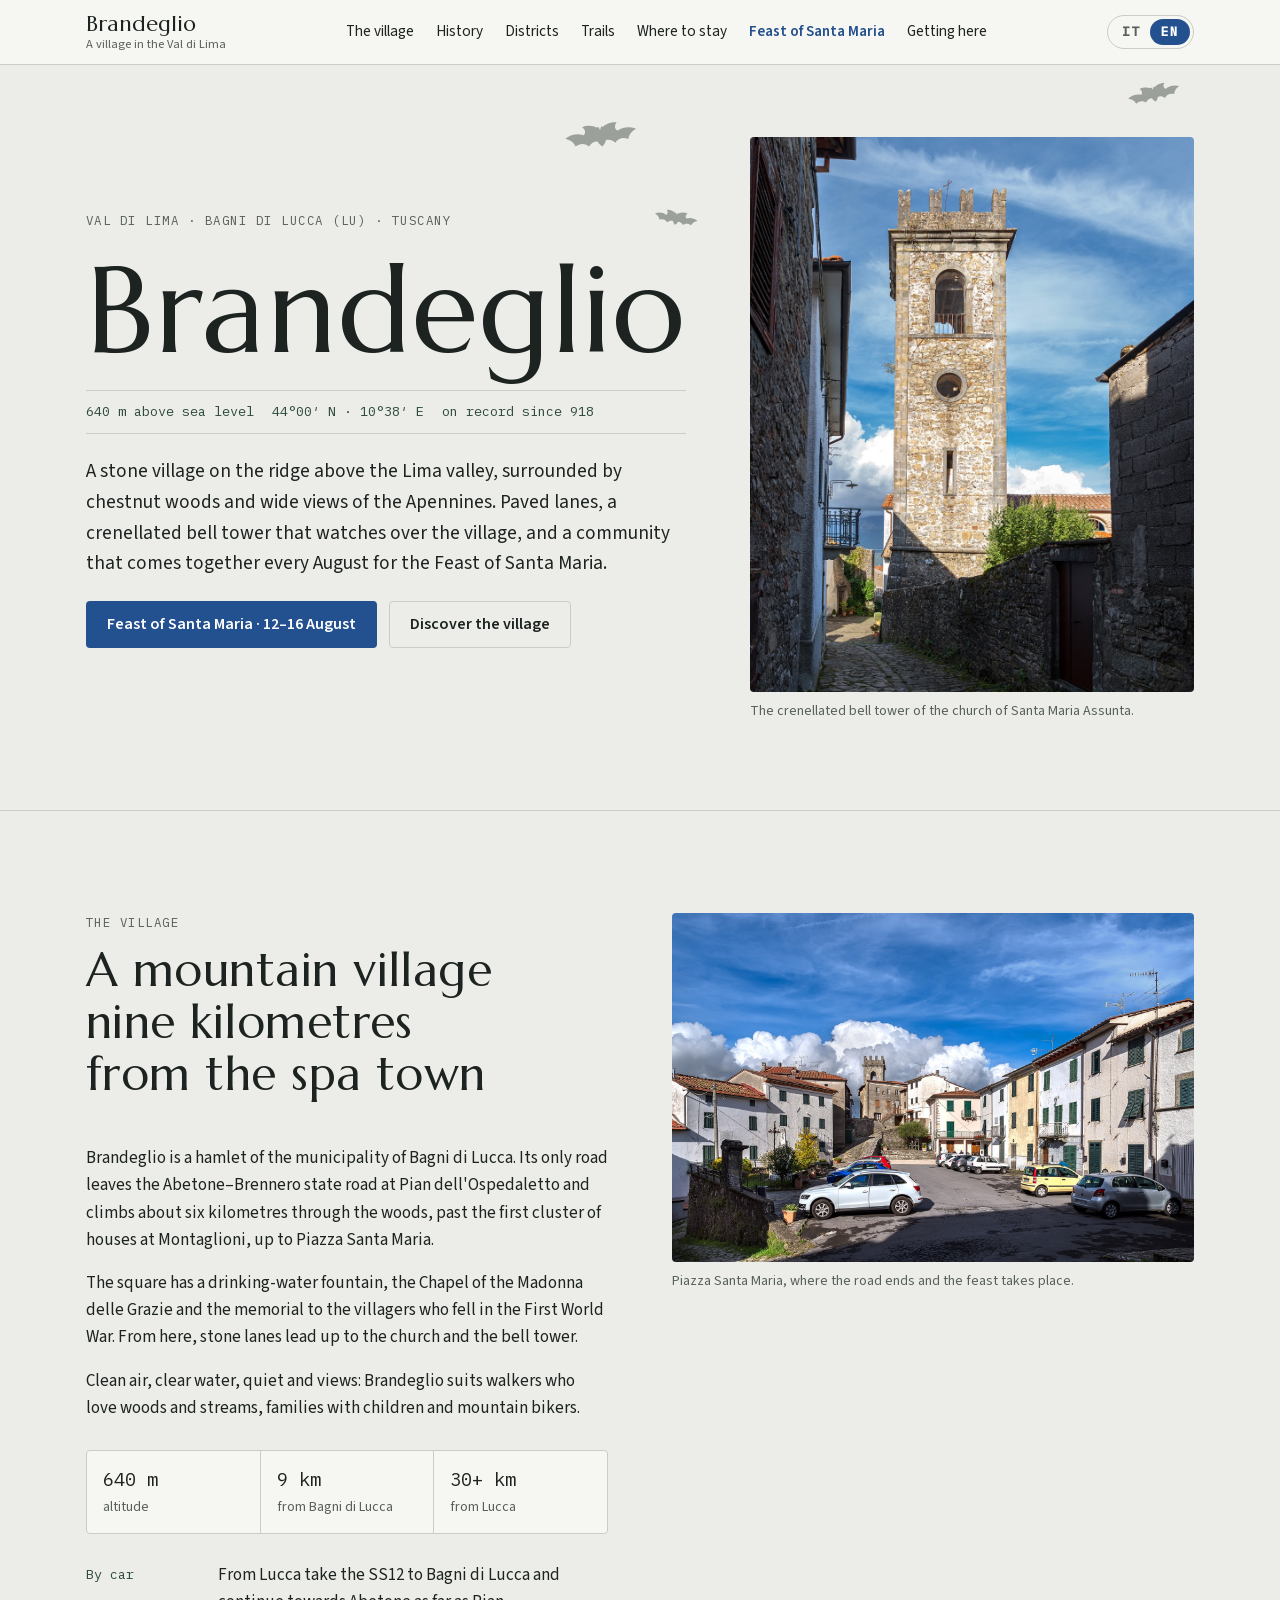
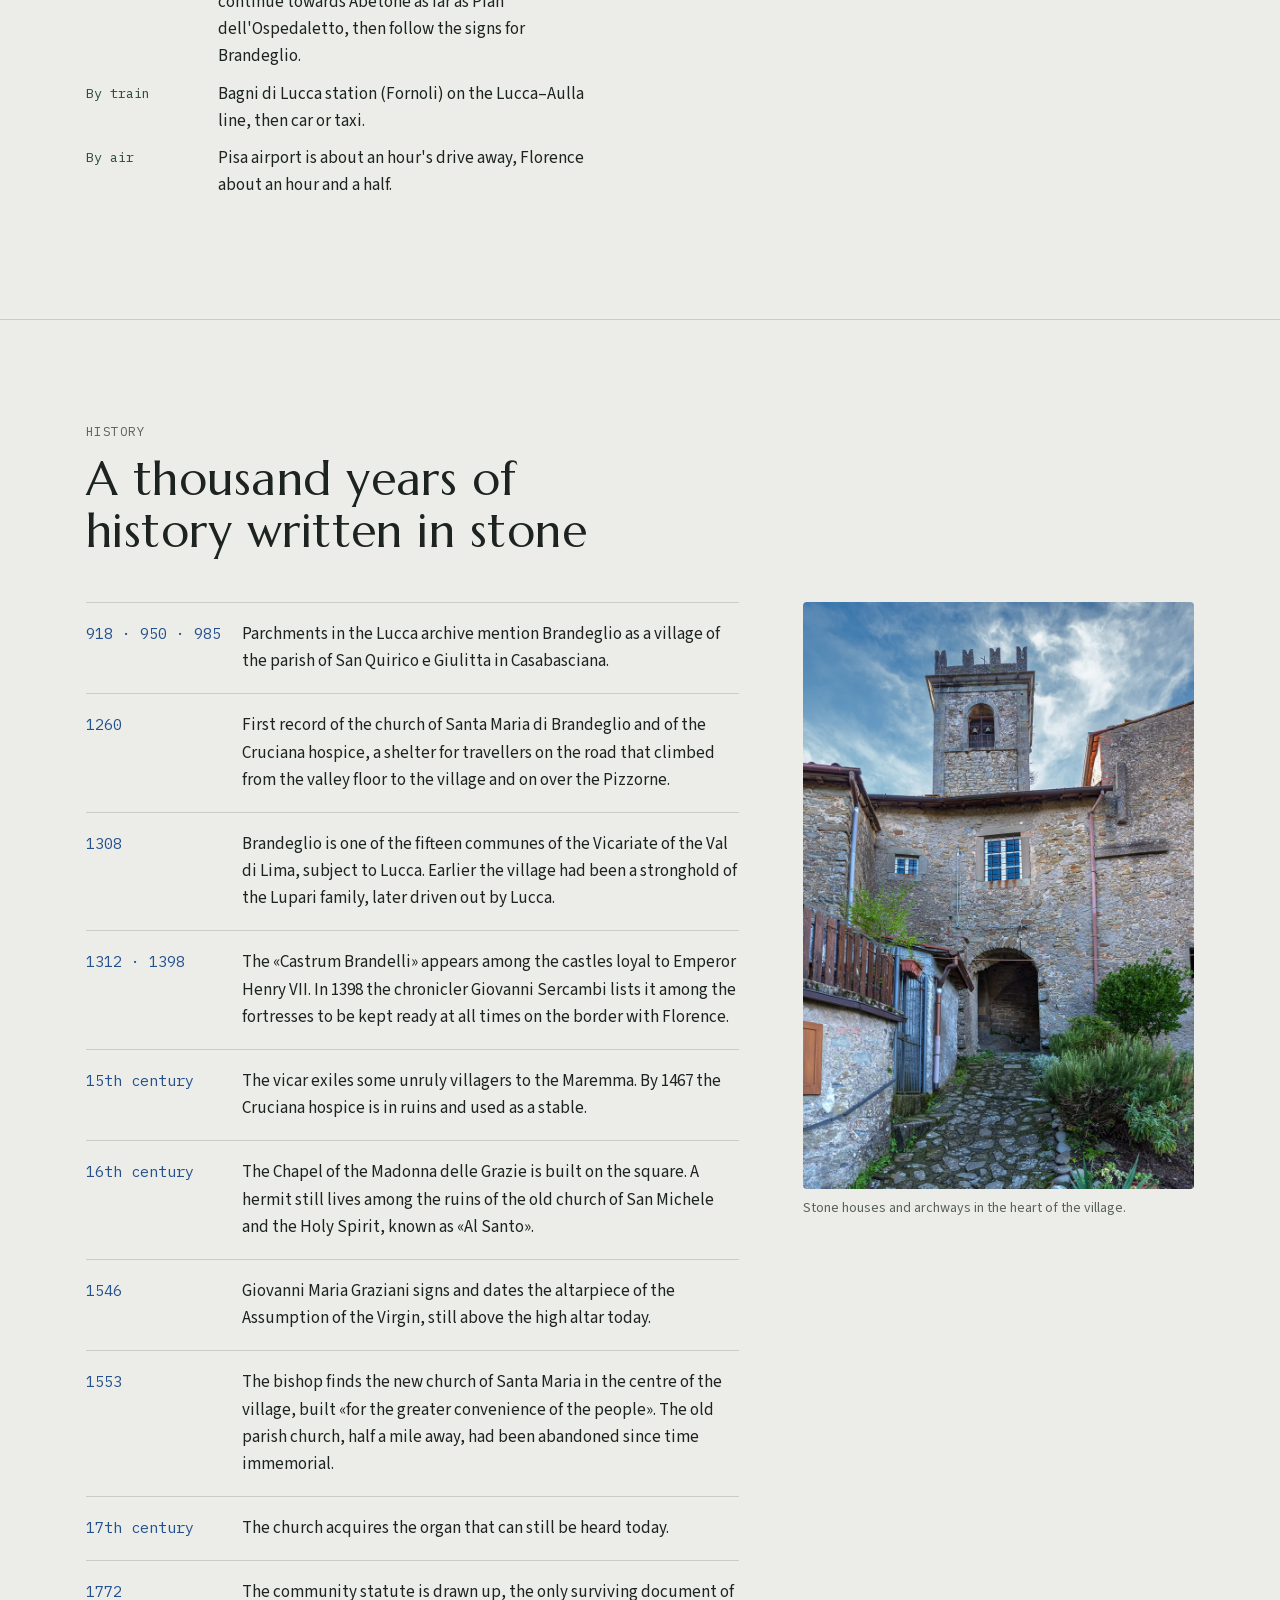
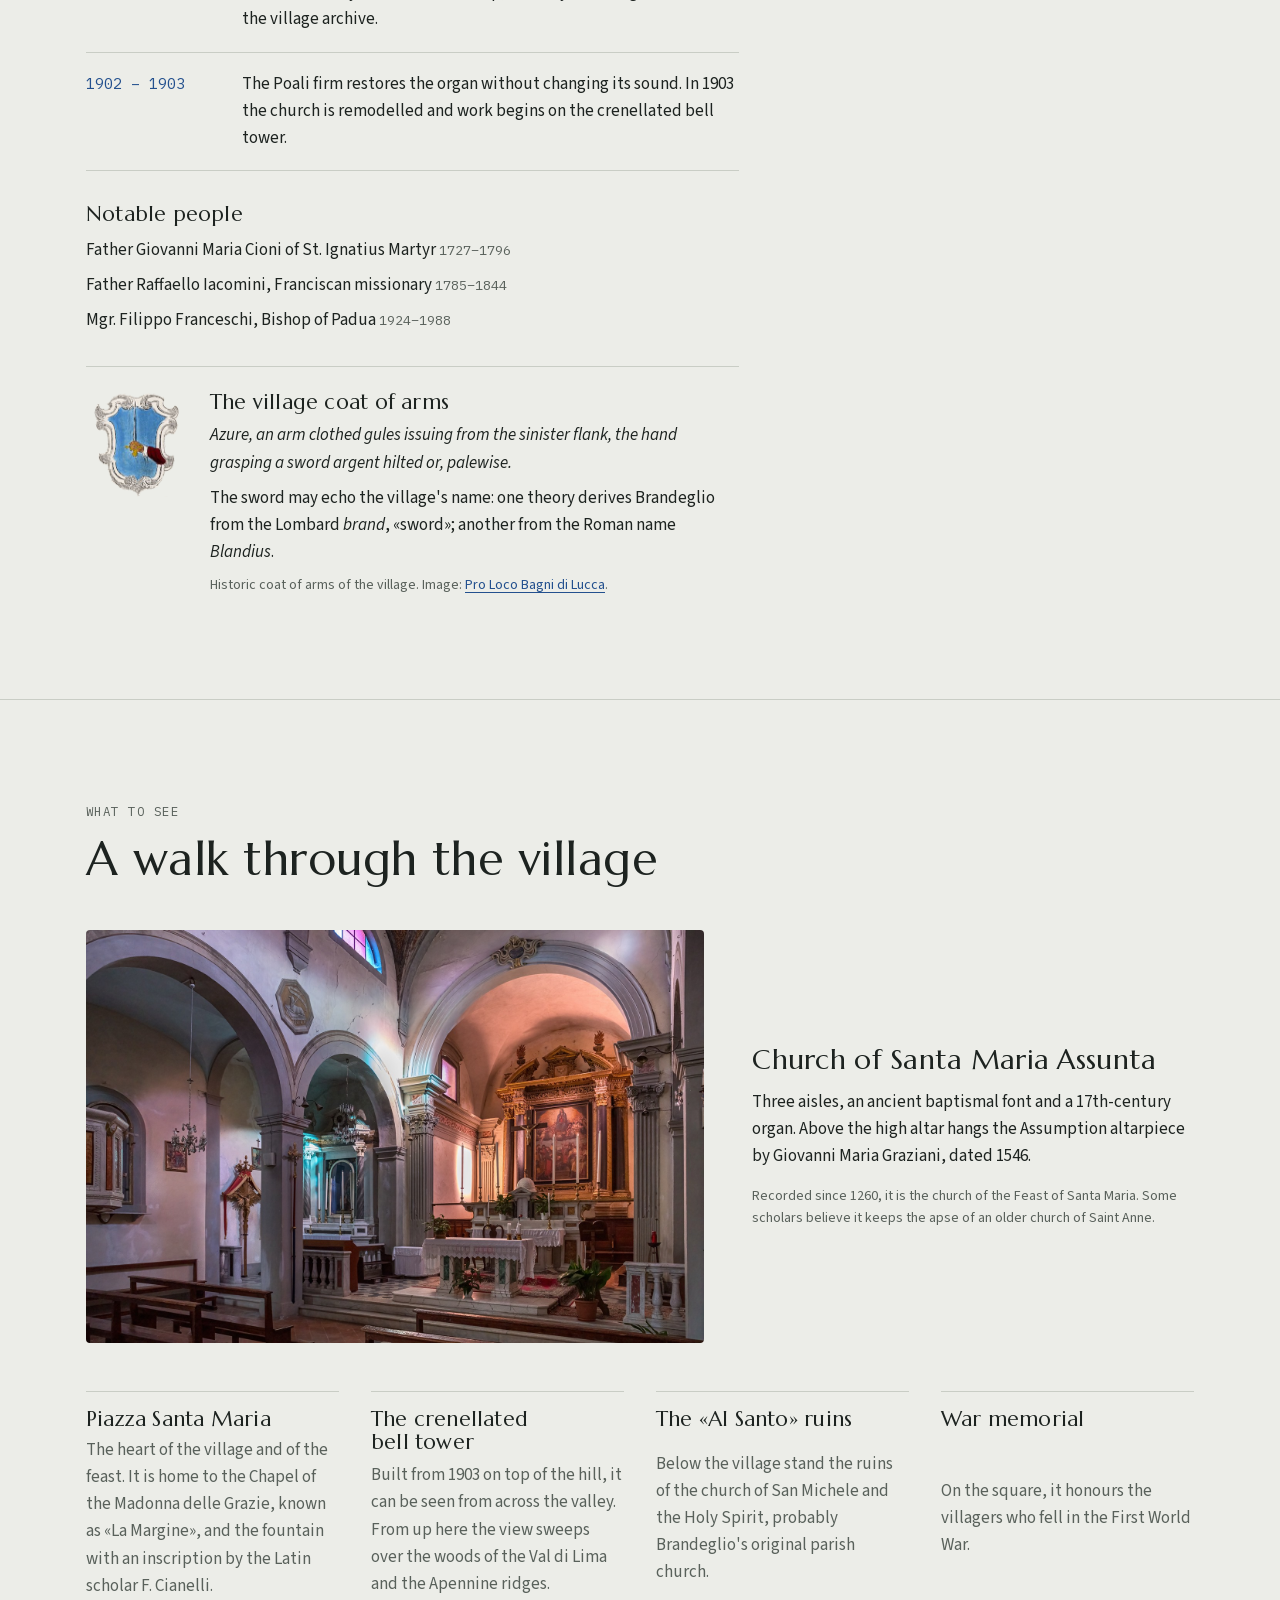
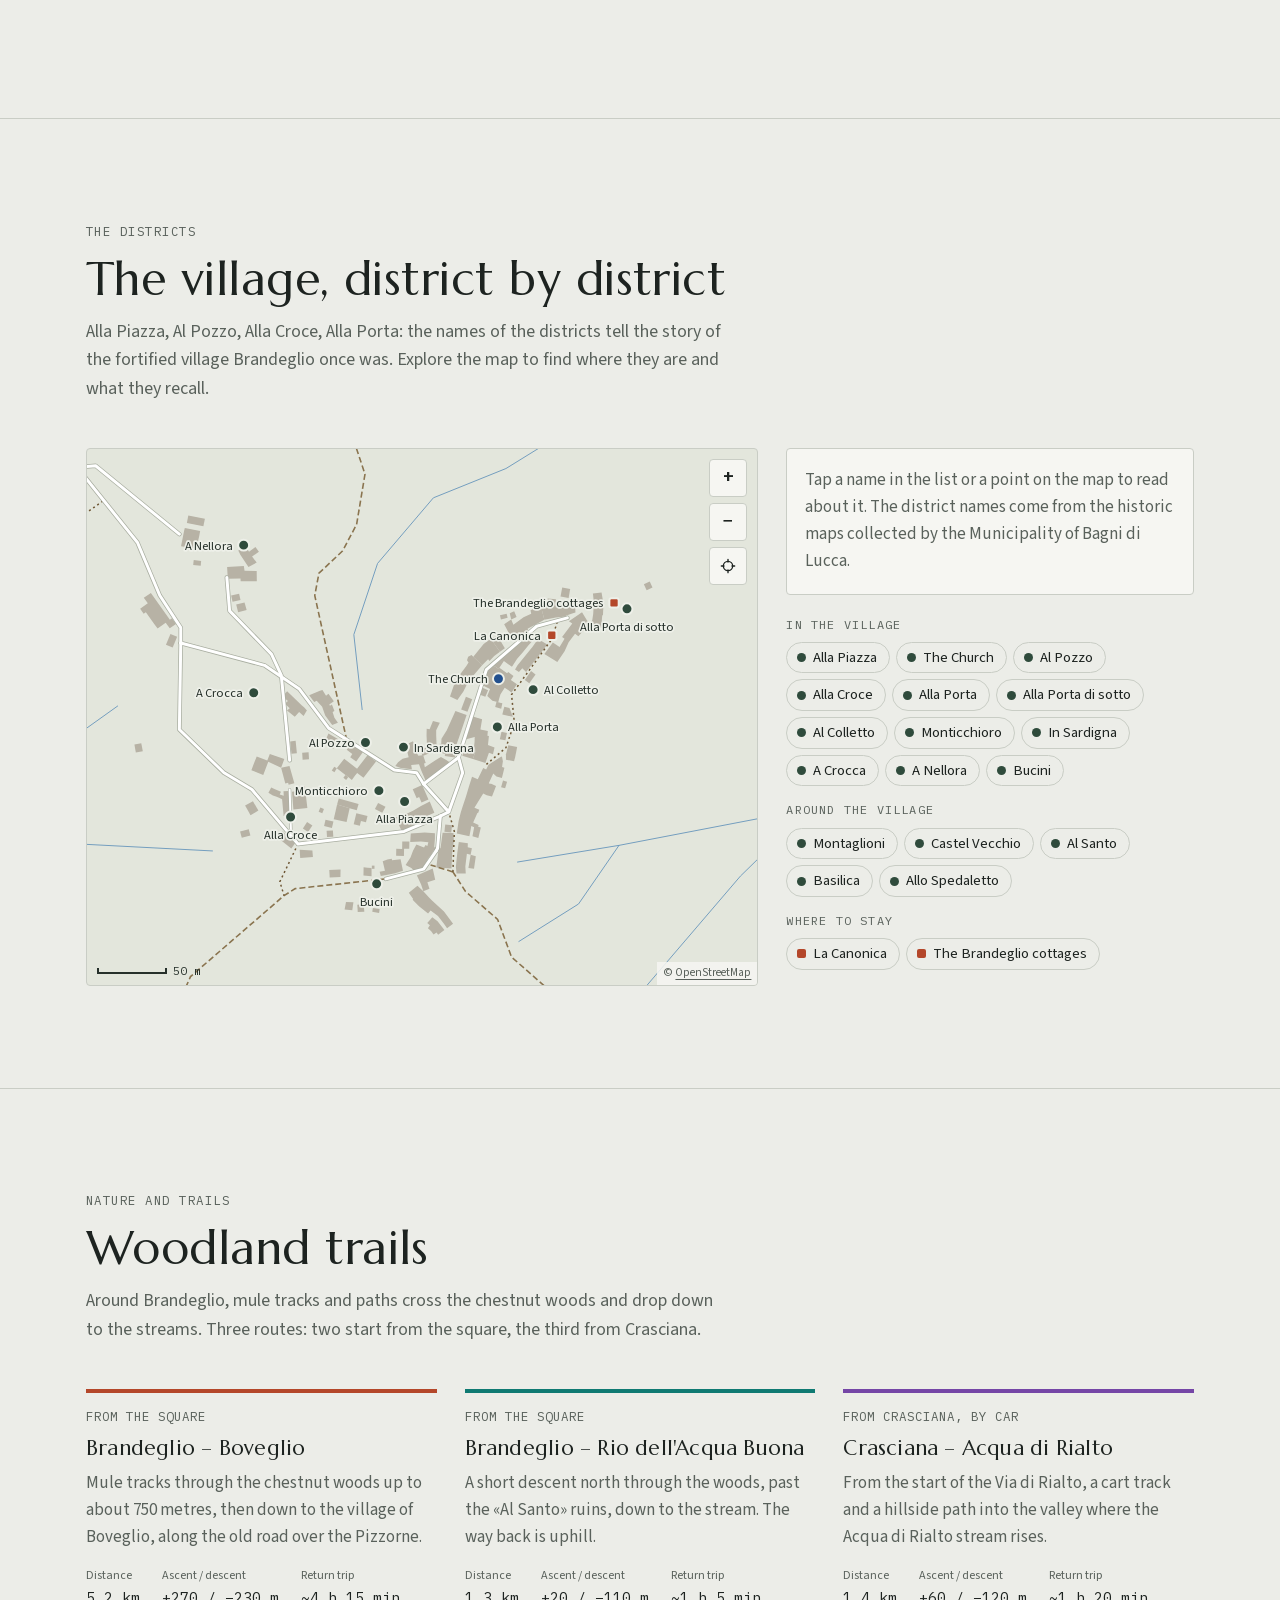
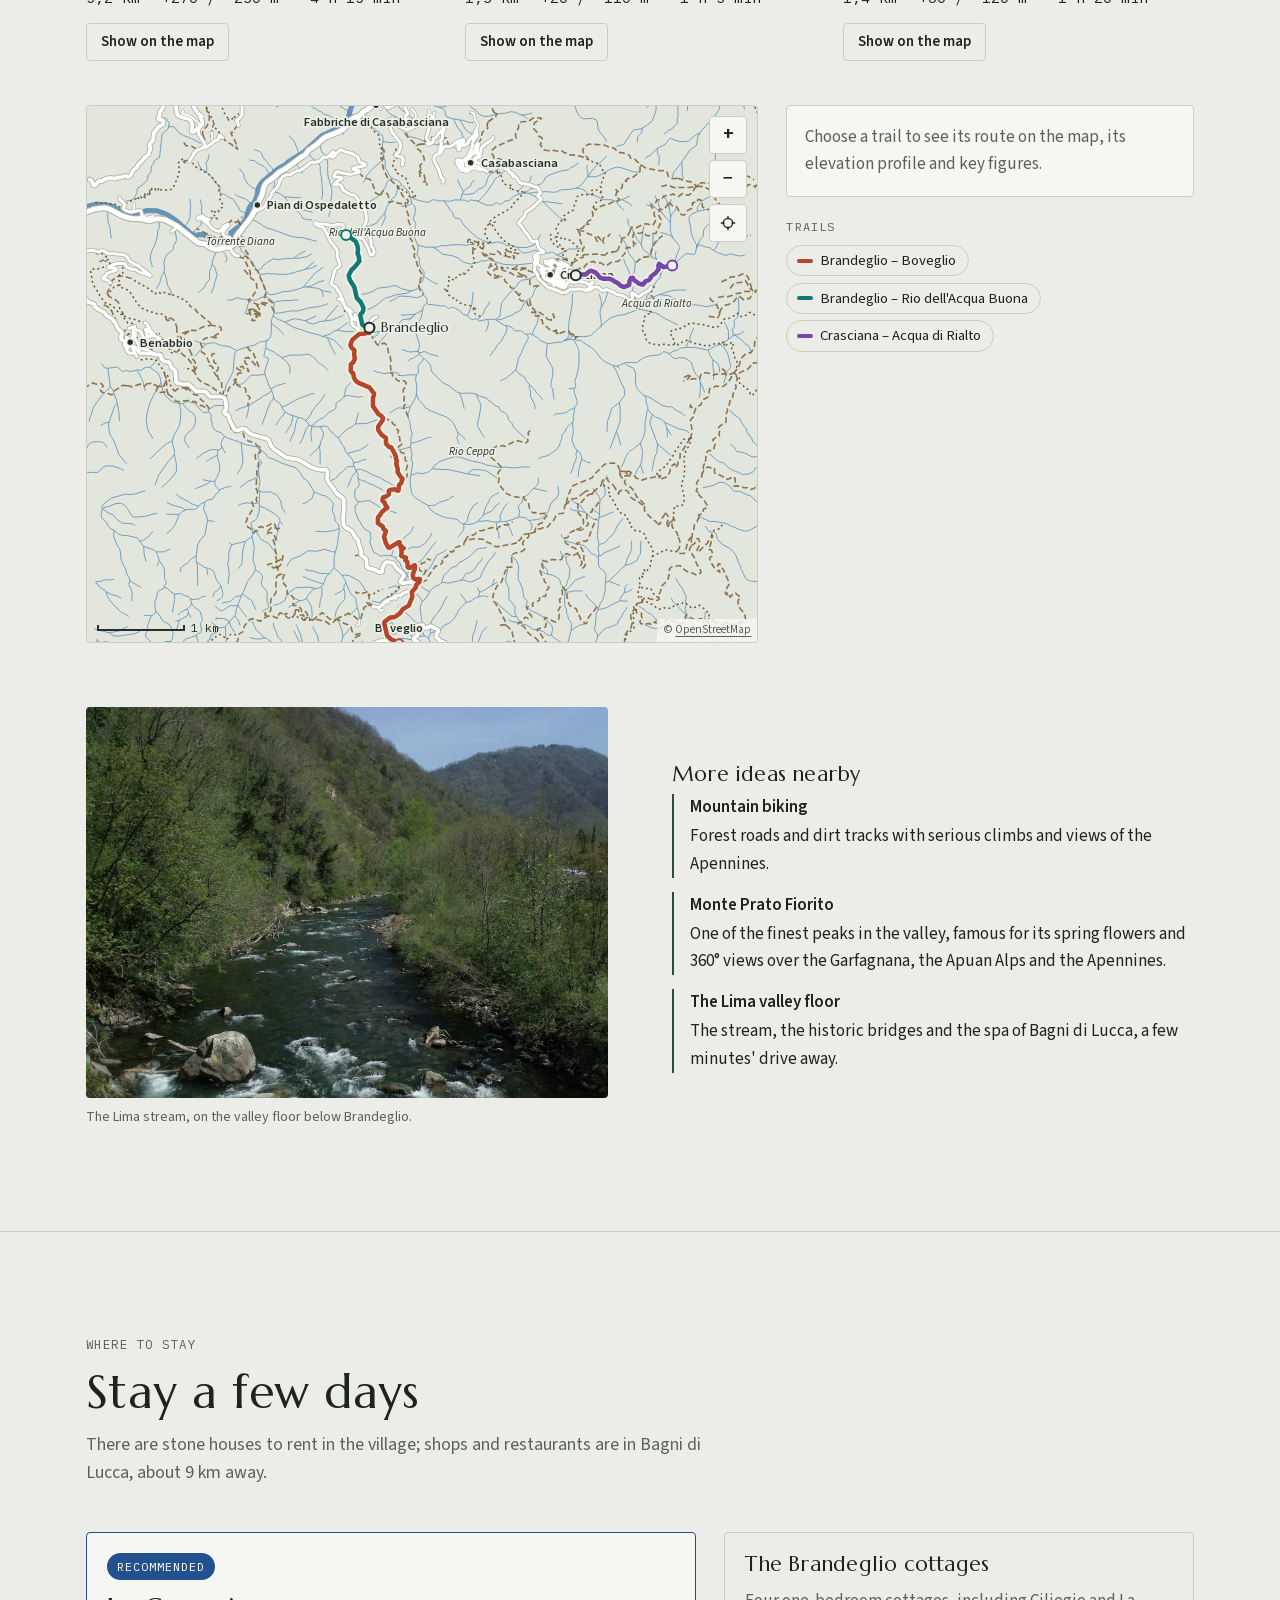
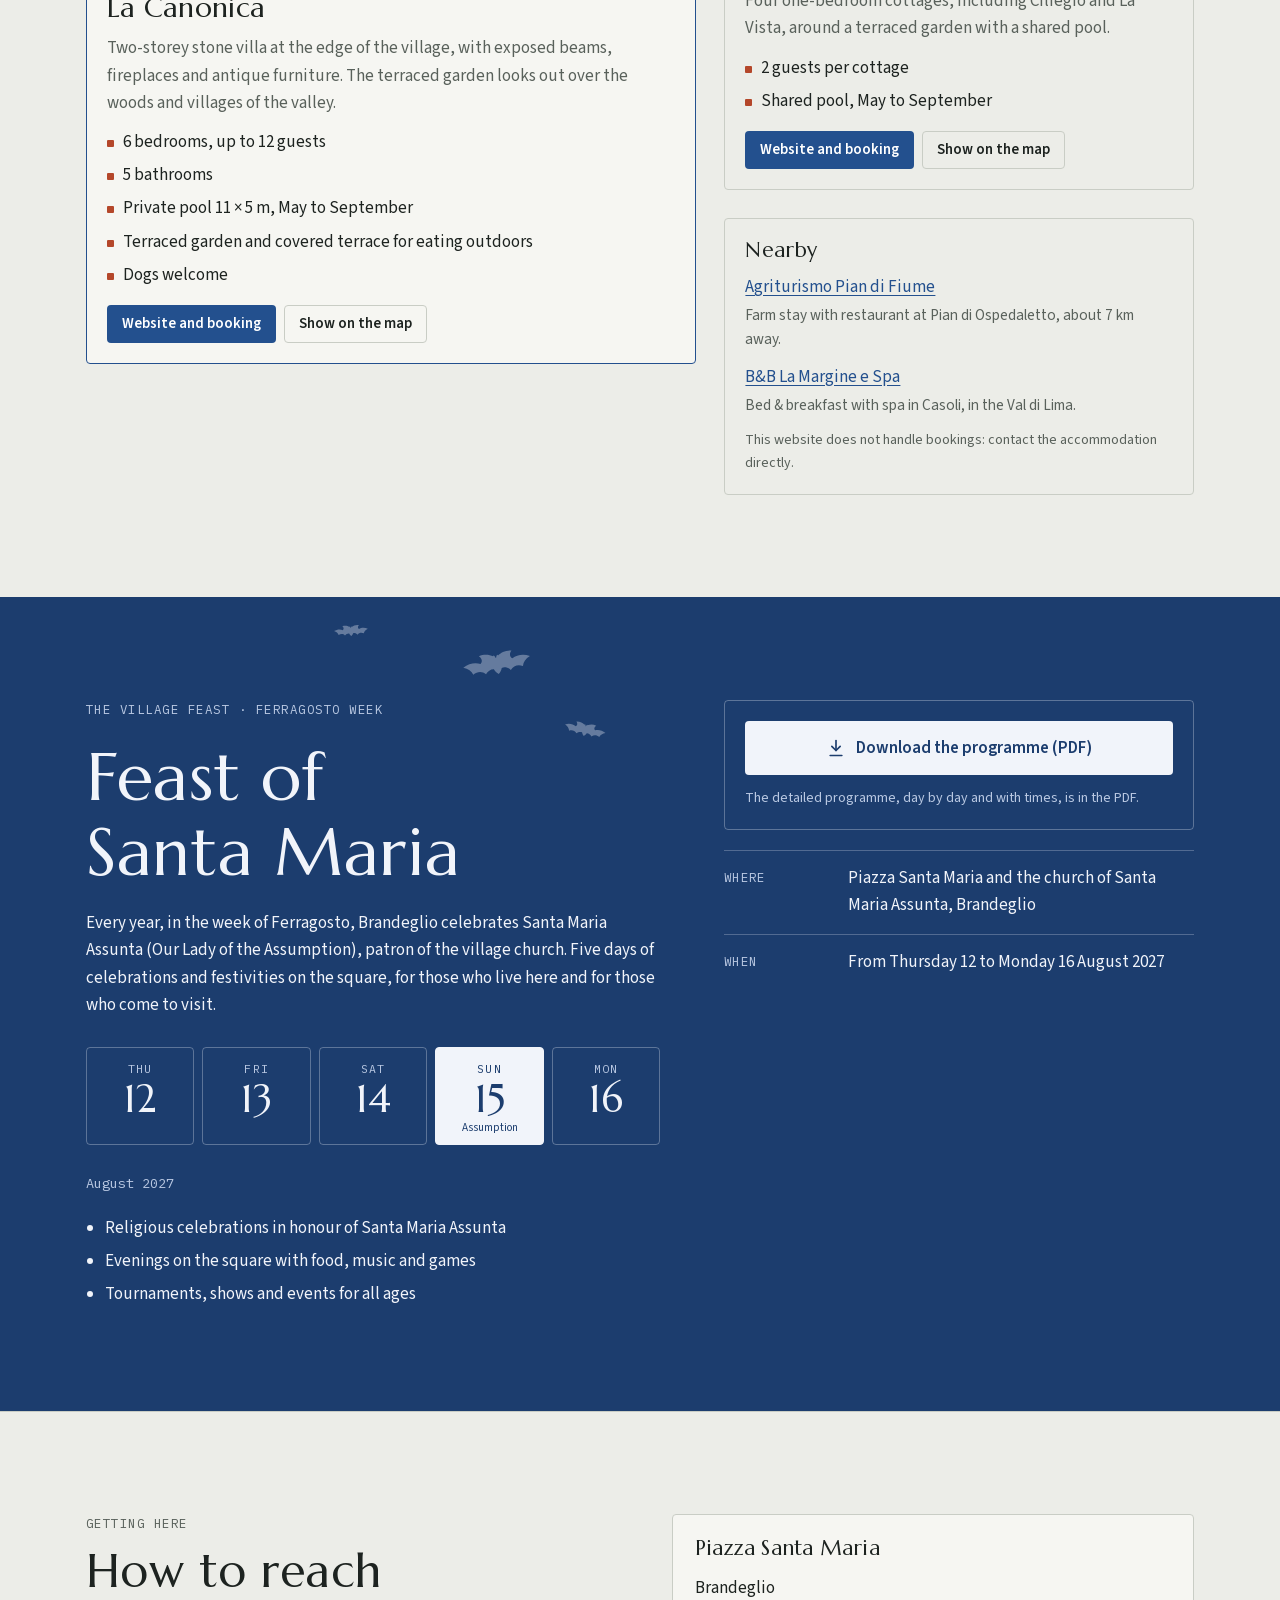
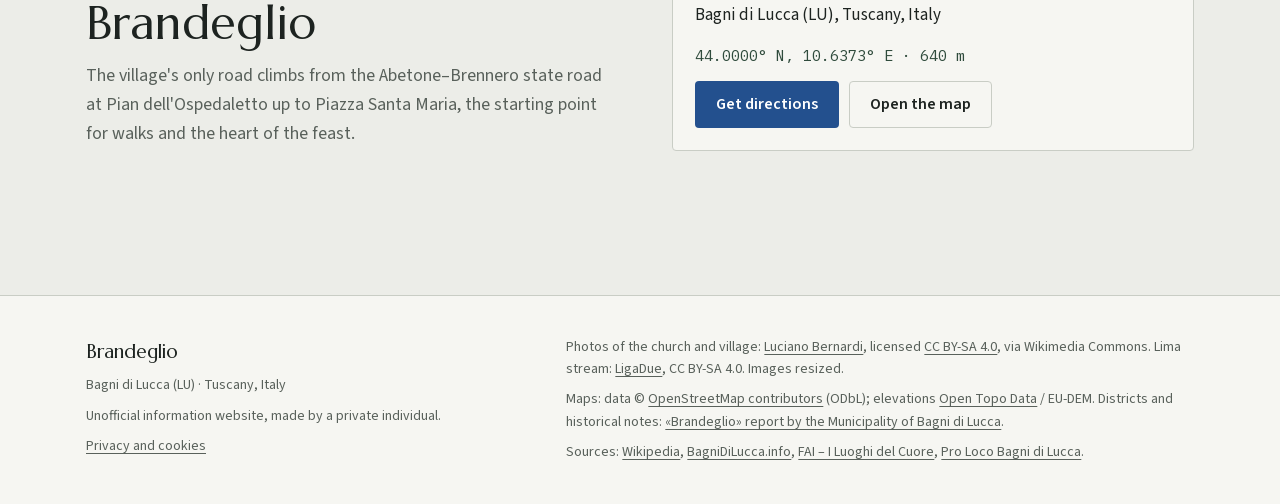
<file: index.html>
<!DOCTYPE html>
<html lang="it">
<head>
<meta charset="utf-8">
<meta name="viewport" content="width=device-width, initial-scale=1, viewport-fit=cover">
<title>Brandeglio (Bagni di Lucca) – sentieri, contrade e Festa di Santa Maria</title>
<meta name="claude:viewport-fit-sides" content="cover">
<meta name="description" content="Brandeglio, borgo di pietra a 640 m sopra Bagni di Lucca: storia, contrade e sentieri su mappa, dove dormire e la Festa di Santa Maria (12–16 agosto).">
<link rel="canonical" href="https://stellatisimone.github.io/Brandeglio/">
<meta name="google-site-verification" content="trL1I5Ac0c6mqUBJxySmXbkFB3HlwCJ7NX8sc9SrRNk">
<link rel="stylesheet" href="css/fonts.css">
<link rel="stylesheet" href="css/style.css?v=3">
<link rel="icon" href="img/favicon-48.png" type="image/png" sizes="48x48">
<link rel="icon" href="img/favicon-192.png" type="image/png" sizes="192x192">
<link rel="apple-touch-icon" href="img/favicon-192.png">
</head>
<body>

<header class="site-header">
  <div class="wrap">
    <div class="header-row">
      <a class="brand" href="#top">
        <span class="brand-name">Brandeglio</span>
        <span class="brand-sub" data-i18n="brand.sub">Borgo della Val di Lima</span>
      </a>
      <nav class="main-nav" aria-label="Sezioni" data-i18n-aria="nav.aria">
        <a href="#borgo" data-i18n="nav.borgo">Il borgo</a>
        <a href="#storia" data-i18n="nav.storia">Storia</a>
        <a href="#contrade" data-i18n="nav.contrade">Contrade</a>
        <a href="#sentieri" data-i18n="nav.sentieri">Sentieri</a>
        <a href="#dormire" data-i18n="nav.dormire">Dove dormire</a>
        <a href="#festa" class="nav-festa" data-i18n="nav.festa">Festa di Santa Maria</a>
        <a href="#dove" data-i18n="nav.dove">Dove si trova</a>
      </nav>
      <div class="lang-switch" role="group" aria-label="Lingua / Language">
        <button type="button" id="lang-it" data-lang="it" aria-pressed="true" lang="it">IT</button>
        <button type="button" id="lang-en" data-lang="en" aria-pressed="false" lang="en">EN</button>
      </div>
    </div>
    <nav class="nav-mobile main-nav" aria-label="Sezioni" data-i18n-aria="nav.aria">
      <a href="#festa" class="nav-festa" data-i18n="nav.festa">Festa di Santa Maria</a>
      <a href="#borgo" data-i18n="nav.borgo">Il borgo</a>
      <a href="#storia" data-i18n="nav.storia">Storia</a>
      <a href="#contrade" data-i18n="nav.contrade">Contrade</a>
      <a href="#sentieri" data-i18n="nav.sentieri">Sentieri</a>
      <a href="#dormire" data-i18n="nav.dormire">Dove dormire</a>
      <a href="#dove" data-i18n="nav.dove">Dove si trova</a>
    </nav>
  </div>
</header>

<main id="top">

  <!-- HERO -->
  <section class="hero">
    <div class="bats" aria-hidden="true">
      <span class="bat" style="--x:44%;--y:7%;--w:76px;--r:-8deg;--d:0s"></span>
      <span class="bat" style="--x:51%;--y:19%;--w:46px;--r:10deg;--d:-3s"></span>
      <span class="bat" style="--x:88%;--y:2%;--w:56px;--r:-14deg;--d:-6s"></span>
    </div>
    <div class="wrap hero-grid">
      <div class="hero-text">
        <p class="eyebrow" data-i18n="hero.eyebrow">Val di Lima · Bagni di Lucca (LU) · Toscana</p>
        <h1>Brandeglio</h1>
        <div class="hero-coords">
          <span data-i18n="hero.alt">640 m s.l.m.</span>
          <span>44°00′ N · 10°38′ E</span>
          <span data-i18n="hero.since">citato dal 918</span>
        </div>
        <p class="hero-lead" data-i18n="hero.lead">Un borgo di pietra sul crinale sopra la Val di Lima, tra boschi di castagni e ampie vedute sull'Appennino. Vie lastricate, un campanile merlato che domina il paese e una comunità che ogni agosto si ritrova per la Festa di Santa Maria.</p>
        <div class="hero-actions">
          <a class="btn btn-primary" href="#festa" data-i18n="hero.cta1">Festa di Santa Maria · 12–16 agosto</a>
          <a class="btn btn-ghost" href="#borgo" data-i18n="hero.cta2">Scopri il borgo</a>
        </div>
      </div>
      <figure class="hero-figure">
        <img src="img/torre-vicolo.jpg" width="1000" height="1500" alt="Il campanile merlato di Brandeglio visto da un vicolo lastricato tra case di pietra" data-i18n-alt="hero.img">
        <figcaption class="caption" data-i18n="hero.cap">Il campanile merlato della chiesa di Santa Maria Assunta.</figcaption>
      </figure>
    </div>
  </section>

  <!-- IL BORGO -->
  <section class="section" id="borgo">
    <div class="wrap split">
      <div>
        <div class="section-head">
          <p class="eyebrow" data-i18n="borgo.eyebrow">Il borgo</p>
          <h2 data-i18n="borgo.title">Un paese sul monte, a nove chilometri dalle terme</h2>
        </div>
        <div class="prose">
          <p data-i18n="borgo.p1">Brandeglio è una frazione del Comune di Bagni di Lucca. L'unica strada del paese si stacca dalla statale dell'Abetone e del Brennero a Pian dell'Ospedaletto e sale per circa sei chilometri nel bosco, tocca il primo nucleo abitato di Montaglioni e arriva in Piazza Santa Maria.</p>
          <p data-i18n="borgo.p2">In piazza ci sono la fontana di acqua potabile, la Cappella della Madonna delle Grazie e il monumento ai caduti della Prima guerra mondiale. Da qui partono i vicoli di pietra che salgono verso la chiesa e il campanile.</p>
          <p data-i18n="borgo.p3">Aria pulita, acqua limpida, silenzio e panorami: Brandeglio è adatto a chi ama camminare tra boschi e ruscelli, alle famiglie con bambini e a chi va in mountain bike.</p>
        </div>
        <div class="facts">
          <div class="fact"><span class="fact-value">640 m</span><span class="fact-label" data-i18n="fact.alt">altitudine</span></div>
          <div class="fact"><span class="fact-value">9 km</span><span class="fact-label" data-i18n="fact.bagni">da Bagni di Lucca</span></div>
          <div class="fact"><span class="fact-value">30+ km</span><span class="fact-label" data-i18n="fact.lucca">da Lucca</span></div>
        </div>
        <ul class="route">
          <li><span class="data" data-i18n="route.car.k">In auto</span><span data-i18n="route.car">Da Lucca prendi la SS12 per Bagni di Lucca e prosegui verso l'Abetone fino a Pian dell'Ospedaletto, poi segui le indicazioni per Brandeglio.</span></li>
          <li><span class="data" data-i18n="route.train.k">In treno</span><span data-i18n="route.train">Stazione di Bagni di Lucca (Fornoli) sulla linea Lucca–Aulla, poi auto o taxi.</span></li>
          <li><span class="data" data-i18n="route.plane.k">In aereo</span><span data-i18n="route.plane">Aeroporto di Pisa a circa un'ora d'auto, Firenze a circa un'ora e mezza.</span></li>
        </ul>
      </div>
      <figure class="photo">
        <img src="img/piazza-santa-maria.jpg" width="1600" height="1068" alt="Piazza Santa Maria con le case intonacate e il campanile sullo sfondo" data-i18n-alt="borgo.img">
        <figcaption class="caption" data-i18n="borgo.cap">Piazza Santa Maria, dove arriva la strada e dove si fa festa.</figcaption>
      </figure>
    </div>
  </section>

  <!-- STORIA -->
  <section class="section" id="storia">
    <div class="wrap">
      <div class="section-head">
        <p class="eyebrow" data-i18n="storia.eyebrow">Storia</p>
        <h2 data-i18n="storia.title">Mille anni di storia scritti nella pietra</h2>
      </div>
      <div class="timeline-layout">
        <div>
          <ol class="timeline">
            <li><span class="when">918 · 950 · 985</span><p data-i18n="tl.1">Le pergamene dell'Archivio di Lucca citano Brandeglio come villa della pieve di San Quirico e Giulitta di Casabasciana.</p></li>
            <li><span class="when">1260</span><p data-i18n="tl.1b">Prima menzione della chiesa di Santa Maria di Brandeglio e dell'ospedale di Cruciana, ricovero per i viandanti lungo la via che dal fondovalle saliva al paese e proseguiva per le Pizzorne.</p></li>
            <li><span class="when">1308</span><p data-i18n="tl.2">Brandeglio è uno dei quindici comuni della Vicaria della Val di Lima, soggetta a Lucca. In precedenza il paese era stato una roccaforte della famiglia Lupari, poi allontanata dai lucchesi.</p></li>
            <li><span class="when">1312 · 1398</span><p data-i18n="tl.2b">Il «Castrum Brandelli» compare tra i castelli fedeli all'imperatore Enrico VII. Nel 1398 il cronista Giovanni Sercambi lo elenca tra le fortezze da tenere sempre pronte sul confine con Firenze.</p></li>
            <li><span class="when" data-i18n="tl.3.k">XV secolo</span><p data-i18n="tl.3">Il vicario confina in Maremma alcuni abitanti giudicati troppo turbolenti. Nel 1467 l'ospedale di Cruciana è ormai diroccato e usato come stalla.</p></li>
            <li><span class="when" data-i18n="tl.5.k">XVI secolo</span><p data-i18n="tl.5">Sorge sulla piazza la Cappella della Madonna delle Grazie. Fra i ruderi dell'antica chiesa di San Michele e dello Spirito Santo, detta «Al Santo», vive ancora un eremita.</p></li>
            <li><span class="when">1546</span><p data-i18n="tl.4">Giovanni Maria Graziani firma e data la pala dell'Assunzione della Vergine, ancora oggi sull'altare maggiore.</p></li>
            <li><span class="when">1553</span><p data-i18n="tl.4b">Il vescovo trova nel centro del paese la nuova chiesa di Santa Maria, costruita «per maggior comodità del popolo». L'antica parrocchiale, a mezzo miglio, era abbandonata da tempo immemorabile.</p></li>
            <li><span class="when" data-i18n="tl.6.k">XVII secolo</span><p data-i18n="tl.6">La chiesa si dota dell'organo che si può ascoltare ancora oggi.</p></li>
            <li><span class="when">1772</span><p data-i18n="tl.7">Viene redatto lo statuto della comunità, l'unico documento superstite dell'archivio comunale.</p></li>
            <li><span class="when">1902 – 1903</span><p data-i18n="tl.8">La ditta Poali riadatta l'organo senza alterarne il suono. Nel 1903 la chiesa viene rimaneggiata e si comincia a costruire il campanile merlato.</p></li>
          </ol>
          <div class="people">
            <h3 data-i18n="people.title">Personaggi legati al paese</h3>
            <ul>
              <li><span data-i18n="people.1">Padre Giovanni Maria Cioni di S. Ignazio Martire</span> <span class="data">1727–1796</span></li>
              <li><span data-i18n="people.2">Padre Raffaello Iacomini, missionario francescano</span> <span class="data">1785–1844</span></li>
              <li><span data-i18n="people.3">Mons. Filippo Franceschi, vescovo di Padova</span> <span class="data">1924–1988</span></li>
            </ul>
          </div>
          <div class="stemma">
            <img src="img/stemma-brandeglio.png" width="221" height="226" alt="Stemma storico di Brandeglio: braccio vestito di rosso che impugna una spada d'argento guarnita d'oro, su campo azzurro, in un cartiglio barocco" data-i18n-alt="stemma.img">
            <div class="stemma-text">
              <h3 data-i18n="stemma.title">Lo stemma del paese</h3>
              <p class="blazon" data-i18n="stemma.blazon">D'azzurro, al braccio vestito di rosso uscente dal fianco sinistro, la mano impugnante una spada d'argento guarnita d'oro, posta in palo.</p>
              <p data-i18n="stemma.text">La spada potrebbe richiamare il nome del paese: secondo un'ipotesi Brandeglio verrebbe dal longobardo <i>brand</i>, «spada»; secondo un'altra dal nome romano <i>Blandius</i>.</p>
              <p class="caption" data-i18n="stemma.note">Stemma storico del paese. Immagine: <a href="https://www.turismobagnidilucca.com/brandeglio/" target="_blank" rel="noopener">Pro Loco Bagni di Lucca</a>.</p>
            </div>
          </div>
        </div>
        <figure class="photo">
          <img src="img/arco-torre.jpg" width="867" height="1300" alt="Passaggio ad arco in pietra sotto un edificio, con il campanile merlato sullo sfondo" data-i18n-alt="storia.img">
          <figcaption class="caption" data-i18n="storia.cap">Case in pietra e passaggi ad arco nel cuore del paese.</figcaption>
        </figure>
      </div>
    </div>
  </section>

  <!-- DA VEDERE -->
  <section class="section" id="vedere">
    <div class="wrap">
      <div class="section-head">
        <p class="eyebrow" data-i18n="vedere.eyebrow">Da vedere</p>
        <h2 data-i18n="vedere.title">Una passeggiata nel paese</h2>
      </div>
      <article class="feature">
        <img src="img/chiesa-altare.jpg" width="1600" height="1068" loading="lazy" alt="L'altare maggiore della chiesa di Santa Maria Assunta con la pala dell'Assunzione" data-i18n-alt="s1.img">
        <div class="feature-text">
          <h3 data-i18n="s1.title">Chiesa di Santa Maria Assunta</h3>
          <p data-i18n="s1.text">Tre navate, un antico fonte battesimale e un organo del Seicento. Sull'altare maggiore, la pala dell'Assunzione di Giovanni Maria Graziani del 1546.</p>
          <p class="caption" data-i18n="s1.note">Ricordata dal 1260, è la chiesa della Festa di Santa Maria. Secondo alcuni studiosi conserva l'abside di un'antica chiesa di Sant'Anna.</p>
        </div>
      </article>
      <div class="minor-sights">
        <div>
          <h3 data-i18n="s2.title">Piazza Santa Maria</h3>
          <p data-i18n="s2.text">Il cuore del paese e della festa. Si affacciano la Cappella della Madonna delle Grazie, detta «La Margine», e la fontana con l'iscrizione del latinista F. Cianelli.</p>
        </div>
        <div>
          <h3 data-i18n="s3.title">Il campanile merlato</h3>
          <p data-i18n="s3.text">Costruito dal 1903 in cima al colle, si vede da tutta la valle. Da qui lo sguardo spazia sui boschi della Val di Lima e sui crinali dell'Appennino.</p>
        </div>
        <div>
          <h3 data-i18n="m1.title">Ruderi «Al Santo»</h3>
          <p data-i18n="m1.text">Sotto il paese restano le rovine della chiesa di San Michele e dello Spirito Santo, probabilmente l'antica parrocchiale di Brandeglio.</p>
        </div>
        <div>
          <h3 data-i18n="m2.title">Monumento ai caduti</h3>
          <p data-i18n="m2.text">In piazza, ricorda i paesani caduti nella Prima guerra mondiale.</p>
        </div>
      </div>
    </div>
  </section>

  <!-- CONTRADE -->
  <section class="section" id="contrade">
    <div class="wrap">
      <div class="section-head">
        <p class="eyebrow" data-i18n="contrade.eyebrow">Le contrade</p>
        <h2 data-i18n="contrade.title">Il paese, contrada per contrada</h2>
        <p class="lead" data-i18n="contrade.lead">Alla Piazza, Al Pozzo, Alla Croce, Alla Porta: i nomi delle contrade raccontano il borgo fortificato che Brandeglio è stato. Esplora la mappa per scoprire dove si trovano e che cosa ricordano.</p>
      </div>
      <div data-map="paese">
        <noscript><p data-i18n="map.noscript">Per vedere la mappa interattiva serve JavaScript.</p></noscript>
      </div>
    </div>
  </section>

  <!-- SENTIERI -->
  <section class="section" id="sentieri">
    <div class="wrap">
      <div class="section-head">
        <p class="eyebrow" data-i18n="sentieri.eyebrow">Natura e sentieri</p>
        <h2 data-i18n="sentieri.title">Sentieri nel bosco</h2>
        <p class="lead" data-i18n="sentieri.lead">Intorno a Brandeglio mulattiere e sentieri attraversano i castagneti e scendono verso i torrenti. Tre itinerari: due partono dalla piazza, il terzo da Crasciana.</p>
      </div>
      <div class="trail-cards">
        <article class="trail-card c1">
          <p class="trail-from" data-i18n="tc.1.k">Dalla piazza</p>
          <h3 data-i18n="tc.1.title">Brandeglio – Boveglio</h3>
          <p data-i18n="tc.1.text">Mulattiere nel bosco di castagni fino a circa 750 metri, poi la discesa sul paese di Boveglio, lungo l'antica via per le Pizzorne.</p>
          <dl class="trail-facts">
            <div><dt data-i18n="tf.km">Distanza</dt><dd>5,2 km</dd></div>
            <div><dt data-i18n="tf.updown">Dislivello</dt><dd>+270 / −230 m</dd></div>
            <div><dt data-i18n="tf.rt">Andata e ritorno</dt><dd>~4 h 15 min</dd></div>
          </dl>
          <button type="button" class="btn btn-ghost btn-sm" data-map-show="sentieri" data-item="boveglio" data-i18n="tf.show">Vedi sulla mappa</button>
        </article>
        <article class="trail-card c2">
          <p class="trail-from" data-i18n="tc.2.k">Dalla piazza</p>
          <h3 data-i18n="tc.2.title">Brandeglio – Rio dell'Acqua Buona</h3>
          <p data-i18n="tc.2.text">Breve discesa nel bosco verso nord, passando vicino ai ruderi del Santo, fino al torrente. Il ritorno è in salita.</p>
          <dl class="trail-facts">
            <div><dt data-i18n="tf.km">Distanza</dt><dd>1,3 km</dd></div>
            <div><dt data-i18n="tf.updown">Dislivello</dt><dd>+20 / −110 m</dd></div>
            <div><dt data-i18n="tf.rt">Andata e ritorno</dt><dd>~1 h 5 min</dd></div>
          </dl>
          <button type="button" class="btn btn-ghost btn-sm" data-map-show="sentieri" data-item="acquabuona" data-i18n="tf.show">Vedi sulla mappa</button>
        </article>
        <article class="trail-card c3">
          <p class="trail-from" data-i18n="tc.3.k">Da Crasciana, in auto</p>
          <h3 data-i18n="tc.3.title">Crasciana – Acqua di Rialto</h3>
          <p data-i18n="tc.3.text">Dall'imbocco della Via di Rialto, una carrareccia e un sentiero a mezza costa nella valle dove nasce l'Acqua di Rialto.</p>
          <dl class="trail-facts">
            <div><dt data-i18n="tf.km">Distanza</dt><dd>1,4 km</dd></div>
            <div><dt data-i18n="tf.updown">Dislivello</dt><dd>+60 / −120 m</dd></div>
            <div><dt data-i18n="tf.rt">Andata e ritorno</dt><dd>~1 h 20 min</dd></div>
          </dl>
          <button type="button" class="btn btn-ghost btn-sm" data-map-show="sentieri" data-item="rialto" data-i18n="tf.show">Vedi sulla mappa</button>
        </article>
      </div>
      <div data-map="sentieri">
        <noscript><p data-i18n="map.noscript2">Per vedere la mappa interattiva serve JavaScript.</p></noscript>
      </div>
      <div class="split more-nature">
        <figure class="photo">
          <img src="img/torrente-lima.jpg" width="1600" height="1200" loading="lazy" alt="Il torrente Lima che scorre tra i boschi della valle" data-i18n-alt="natura.img">
          <figcaption class="caption" data-i18n="natura.cap">Il torrente Lima, nel fondovalle sotto Brandeglio.</figcaption>
        </figure>
        <div>
          <h3 data-i18n="natura.more">Altre idee nei dintorni</h3>
          <ul class="nature-list">
            <li><strong data-i18n="n2.title">Mountain bike</strong><span data-i18n="n2.text">Strade forestali e sterrate con dislivelli importanti e panorami sull'Appennino.</span></li>
            <li><strong data-i18n="n3.title">Monte Prato Fiorito</strong><span data-i18n="n3.text">Una delle cime più belle della valle, celebre per le fioriture di primavera e la vista a 360° su Garfagnana, Apuane e Appennino.</span></li>
            <li><strong data-i18n="n4.title">Il fondovalle del Lima</strong><span data-i18n="n4.text">Il torrente, i ponti storici e le terme di Bagni di Lucca, a pochi minuti d'auto.</span></li>
          </ul>
        </div>
      </div>
    </div>
  </section>

  <!-- DOVE DORMIRE -->
  <section class="section" id="dormire">
    <div class="wrap">
      <div class="section-head">
        <p class="eyebrow" data-i18n="dormire.eyebrow">Dove dormire</p>
        <h2 data-i18n="dormire.title">Restare qualche giorno</h2>
        <p class="lead" data-i18n="dormire.lead">In paese ci sono case in pietra da affittare; negozi e ristoranti sono a Bagni di Lucca, a circa 9 km.</p>
      </div>
      <div class="stays">
        <article class="stay stay-featured">
          <p class="stay-badge" data-i18n="stay.badge">Consigliata</p>
          <h3>La Canonica</h3>
          <p data-i18n="stay.c.text">Villa in pietra su due piani all'estremità del paese, con travi a vista, camini e mobili antichi. Dal giardino terrazzato si vedono i boschi e i borghi della valle.</p>
          <ul class="stay-facts">
            <li data-i18n="stay.c.f1">6 camere, fino a 12 ospiti</li>
            <li data-i18n="stay.c.f2">5 bagni</li>
            <li data-i18n="stay.c.f3">Piscina privata 11 × 5 m, da maggio a settembre</li>
            <li data-i18n="stay.c.f4">Giardino terrazzato e terrazza coperta per mangiare all'aperto</li>
            <li data-i18n="stay.c.f5">Cani ammessi</li>
          </ul>
          <div class="stay-actions">
            <a class="btn btn-primary btn-sm" href="https://to-tuscany.com/lacanonica/" target="_blank" rel="noopener" data-i18n="stay.site">Sito e prenotazioni</a>
            <button type="button" class="btn btn-ghost btn-sm" data-map-show="paese" data-item="canonica" data-i18n="tf.show2">Vedi sulla mappa</button>
          </div>
        </article>
        <article class="stay">
          <h3 data-i18n="stay.v.title">Le villette di Brandeglio</h3>
          <p data-i18n="stay.v.text">Quattro villette con una camera ciascuna, tra cui Ciliegio e La Vista, intorno a un giardino terrazzato con piscina condivisa.</p>
          <ul class="stay-facts">
            <li data-i18n="stay.v.f1">2 ospiti per villetta</li>
            <li data-i18n="stay.v.f2">Piscina condivisa, da maggio a settembre</li>
          </ul>
          <div class="stay-actions">
            <a class="btn btn-primary btn-sm" href="https://to-tuscany.com/brandeglio/ciliegio" target="_blank" rel="noopener" data-i18n="stay.site2">Sito e prenotazioni</a>
            <button type="button" class="btn btn-ghost btn-sm" data-map-show="paese" data-item="villette" data-i18n="tf.show3">Vedi sulla mappa</button>
          </div>
        </article>
        <div class="stay stay-near">
          <h3 data-i18n="stay.near">Nei dintorni</h3>
          <ul class="near-list">
            <li><a href="https://www.google.com/maps/search/?api=1&amp;query=Agriturismo%20Pian%20di%20Fiume%20Bagni%20di%20Lucca" target="_blank" rel="noopener">Agriturismo Pian di Fiume</a><span data-i18n="stay.n1">Agriturismo con ristorante a Pian di Ospedaletto, circa 7 km.</span></li>
            <li><a href="https://www.google.com/maps/search/?api=1&amp;query=B%26B%20La%20Margine%20Casoli%20Bagni%20di%20Lucca" target="_blank" rel="noopener">B&amp;B La Margine e Spa</a><span data-i18n="stay.n2">Bed &amp; breakfast con centro benessere a Casoli, in Val di Lima.</span></li>
          </ul>
          <p class="caption" data-i18n="stay.note">Questo sito non gestisce prenotazioni: contatta direttamente le strutture.</p>
        </div>
      </div>
    </div>
  </section>

  <!-- FESTA DI SANTA MARIA -->
  <section class="festa" id="festa">
    <div class="bats" aria-hidden="true">
      <span class="bat" style="--x:36%;--y:6%;--w:72px;--r:-10deg;--d:-2s"></span>
      <span class="bat" style="--x:44%;--y:15%;--w:44px;--r:12deg;--d:-5s"></span>
      <span class="bat" style="--x:26%;--y:3%;--w:36px;--r:-4deg;--d:-8s"></span>
    </div>
    <div class="wrap festa-grid">
      <div class="festa-text">
        <p class="eyebrow" data-i18n="festa.eyebrow">La festa del paese · settimana di Ferragosto</p>
        <h2 data-i18n="festa.title">Festa di Santa Maria</h2>
        <p data-i18n="festa.lead">Ogni anno, nella settimana di Ferragosto, Brandeglio festeggia Santa Maria Assunta, a cui è dedicata la chiesa del paese. Cinque giorni di celebrazioni e di festa in piazza, per chi vive in paese e per chi viene a trovarlo.</p>
        <div class="days" aria-label="Date della festa: dal 12 al 16 agosto 2027" data-i18n-aria="festa.days.aria">
          <div class="day"><span class="dow" data-i18n="d.thu">Gio</span><span class="num">12</span><span class="tag"></span></div>
          <div class="day"><span class="dow" data-i18n="d.fri">Ven</span><span class="num">13</span><span class="tag"></span></div>
          <div class="day"><span class="dow" data-i18n="d.sat">Sab</span><span class="num">14</span><span class="tag"></span></div>
          <div class="day is-main"><span class="dow" data-i18n="d.sun">Dom</span><span class="num">15</span><span class="tag" data-i18n="d.assunta">Assunta</span></div>
          <div class="day"><span class="dow" data-i18n="d.mon">Lun</span><span class="num">16</span><span class="tag"></span></div>
        </div>
        <p class="data" style="color:var(--band-muted);font-size:0.85rem" data-i18n="festa.year">Agosto 2027</p>
        <ul>
          <li data-i18n="festa.li1">Celebrazioni religiose in onore di Santa Maria Assunta</li>
          <li data-i18n="festa.li2">Serate in piazza con cucina, musica e giochi</li>
          <li data-i18n="festa.li3">Tornei, spettacoli e appuntamenti per tutte le età</li>
        </ul>
      </div>
      <div class="festa-text">
        <div class="download">
          <!-- SOSTITUIRE: quando il PDF è pronto, mettere il file in files/ e cambiare href in
               "files/programma-festa-santa-maria-2027.pdf", poi eliminare l'attributo data-placeholder. -->
          <a class="btn btn-download" id="programma-link" href="#festa" data-placeholder="true">
            <svg width="20" height="20" viewBox="0 0 24 24" fill="none" stroke="currentColor" stroke-width="2" stroke-linecap="round" stroke-linejoin="round" aria-hidden="true"><path d="M12 3v12"/><path d="m7 10 5 5 5-5"/><path d="M5 21h14"/></svg>
            <span data-i18n="festa.download">Scarica il programma (PDF)</span>
          </a>
          <p class="note" id="programma-note" aria-live="polite" data-i18n="festa.note">Il programma dettagliato, giorno per giorno e con gli orari, è nel PDF.</p>
        </div>
        <dl class="festa-where">
          <div><dt data-i18n="festa.where.k">Dove</dt><dd data-i18n="festa.where">Piazza Santa Maria e chiesa di Santa Maria Assunta, Brandeglio</dd></div>
          <div><dt data-i18n="festa.when.k">Quando</dt><dd data-i18n="festa.when">Da giovedì 12 a lunedì 16 agosto 2027</dd></div>
        </dl>
      </div>
    </div>
  </section>

  <!-- DOVE SI TROVA -->
  <section class="section" id="dove">
    <div class="wrap split">
      <div class="section-head">
        <p class="eyebrow" data-i18n="dove.eyebrow">Dove si trova</p>
        <h2 data-i18n="dove.title">Arrivare a Brandeglio</h2>
        <p class="lead" data-i18n="dove.lead">L'unica strada del paese sale dalla statale dell'Abetone e del Brennero a Pian dell'Ospedaletto e arriva in Piazza Santa Maria, il punto di partenza per le passeggiate e il cuore della festa.</p>
      </div>
      <div class="map-card">
        <h3 data-i18n="mappa.title">Piazza Santa Maria</h3>
        <p data-i18n="mappa.addr">Brandeglio<br>Bagni di Lucca (LU), Toscana</p>
        <p class="data">44.0000° N, 10.6373° E · 640 m</p>
        <div class="map-links">
          <a class="btn btn-primary" href="https://www.google.com/maps/dir/?api=1&amp;destination=Brandeglio%2C%20Bagni%20di%20Lucca%20LU" target="_blank" rel="noopener" data-i18n="mappa.dir">Indicazioni stradali</a>
          <a class="btn btn-ghost" href="https://www.openstreetmap.org/?mlat=44.0000&amp;mlon=10.6373#map=15/44.0000/10.6373" target="_blank" rel="noopener" data-i18n="mappa.osm">Apri la mappa</a>
        </div>
      </div>
    </div>
  </section>

</main>

<footer class="site-footer">
  <div class="wrap footer-grid">
    <div>
      <span class="footer-name">Brandeglio</span>
      <span data-i18n="footer.org">Bagni di Lucca (LU) · Toscana</span>
      <span data-i18n="footer.unofficial">Sito informativo non ufficiale, realizzato da un privato.</span>
      <a href="privacy.html" data-i18n="footer.privacy">Privacy e cookie</a>
    </div>
    <div>
      <span data-i18n="footer.photos">Foto della chiesa e del paese: <a href="https://commons.wikimedia.org/wiki/Category:Santa_Maria_Assunta_(Brandeglio,_Bagni_di_Lucca)" target="_blank" rel="noopener">Luciano Bernardi</a>, licenza <a href="https://creativecommons.org/licenses/by-sa/4.0/deed.it" target="_blank" rel="noopener">CC BY-SA 4.0</a>, via Wikimedia Commons. Torrente Lima: <a href="https://commons.wikimedia.org/wiki/File:BagniDiLuccaLimaRiverBeforeBagni.JPG" target="_blank" rel="noopener">LigaDue</a>, CC BY-SA 4.0. Immagini ridimensionate.</span>
      <span data-i18n="footer.map">Mappe: dati © <a href="https://www.openstreetmap.org/copyright" target="_blank" rel="noopener">OpenStreetMap contributors</a> (ODbL); quote <a href="https://www.opentopodata.org" target="_blank" rel="noopener">Open Topo Data</a> / EU-DEM. Contrade e notizie storiche: <a href="https://www.comunebagnidilucca.com/downloads/piano-operativo/QA%20-%20Quadro%20Archeologico/QA.VI_REPORT%20STORICI/2_Brandeglio.pdf" target="_blank" rel="noopener">scheda «Brandeglio» del Comune di Bagni di Lucca</a>.</span>
      <span data-i18n="footer.sources">Fonti: <a href="https://it.wikipedia.org/wiki/Brandeglio" target="_blank" rel="noopener">Wikipedia</a>, <a href="https://www.bagnidilucca.info/en/il-territorio-di-bagni-di-lucca/brandeglio" target="_blank" rel="noopener">BagniDiLucca.info</a>, <a href="https://fondoambiente.it/luoghi/paese-di-brandeglio" target="_blank" rel="noopener">FAI – I Luoghi del Cuore</a>, <a href="https://www.turismobagnidilucca.com/brandeglio/" target="_blank" rel="noopener">Pro Loco Bagni di Lucca</a>.</span>
    </div>
  </div>
</footer>

<script src="js/mappa-dati.js"></script>
<script src="js/mappa.js"></script>
<script src="js/i18n.js"></script>
<script src="js/pipistrelli.js?v=3"></script>
</body>
</html>
</file>
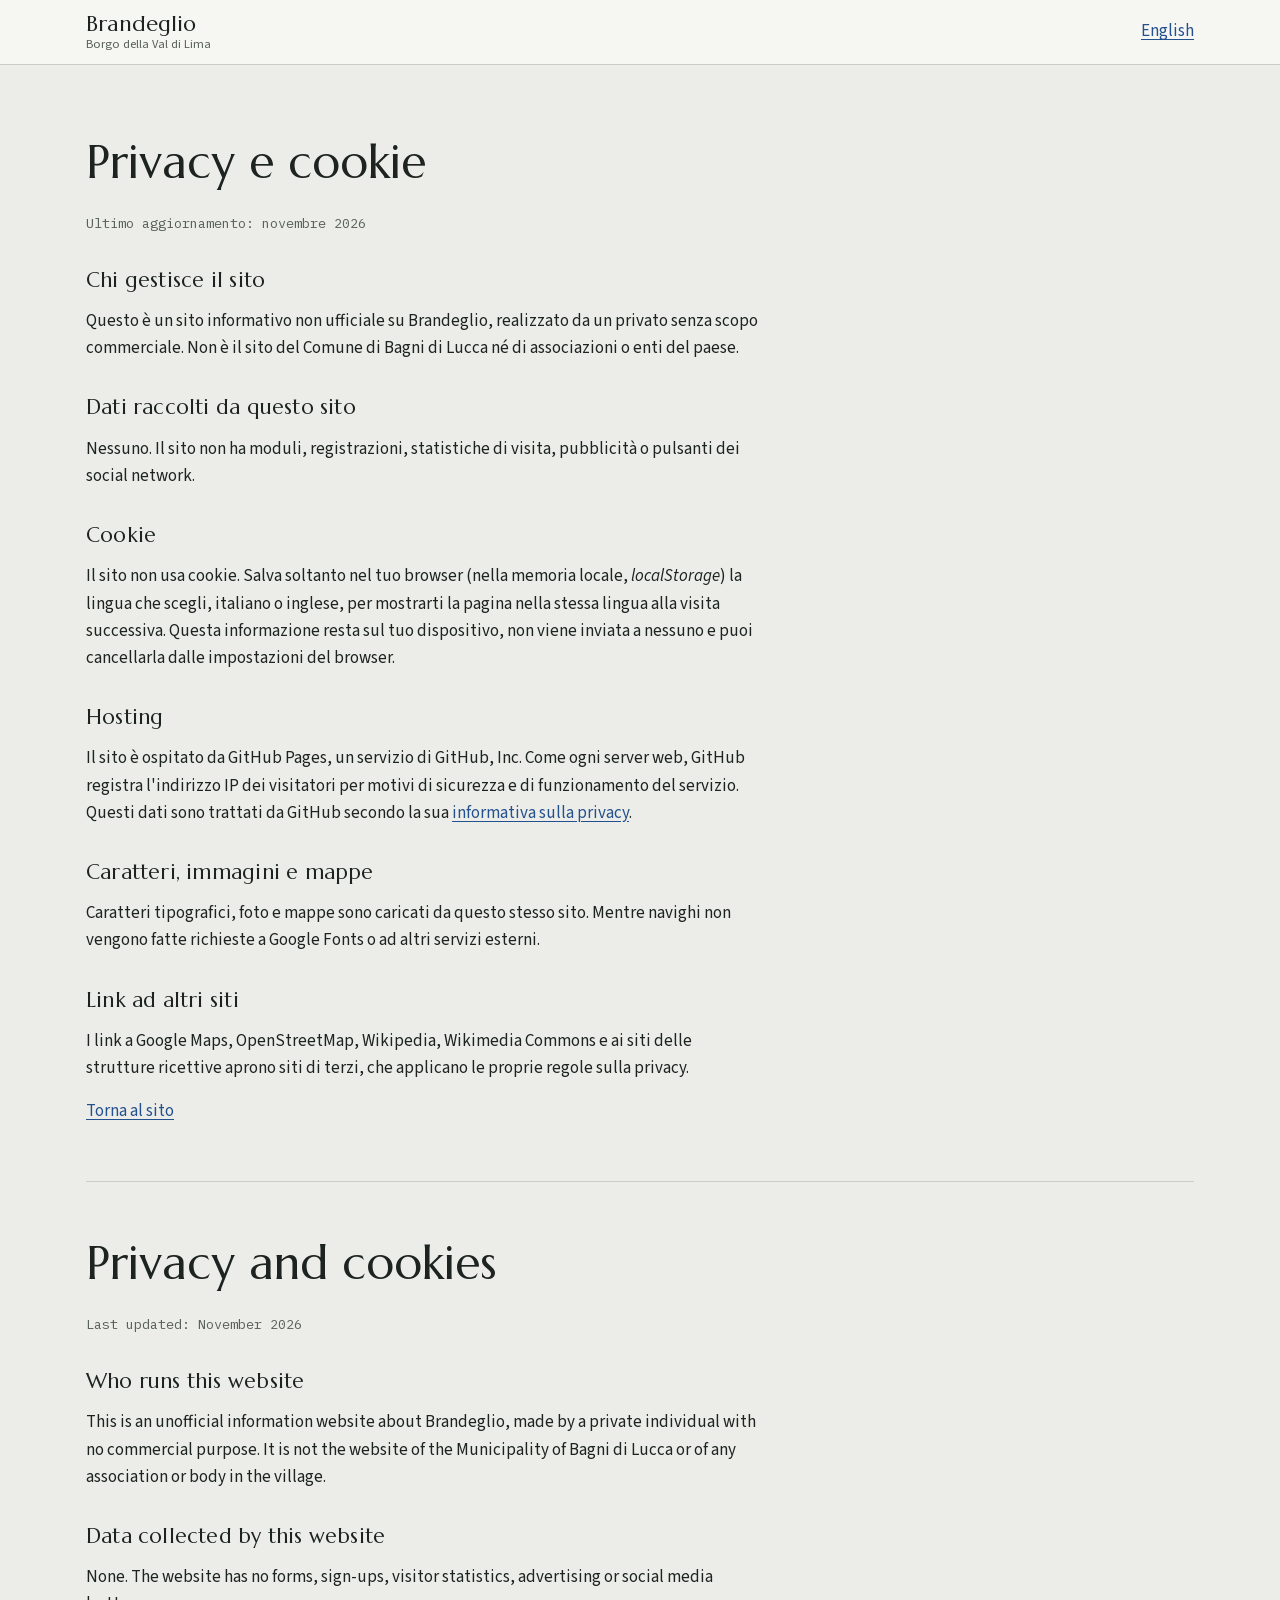
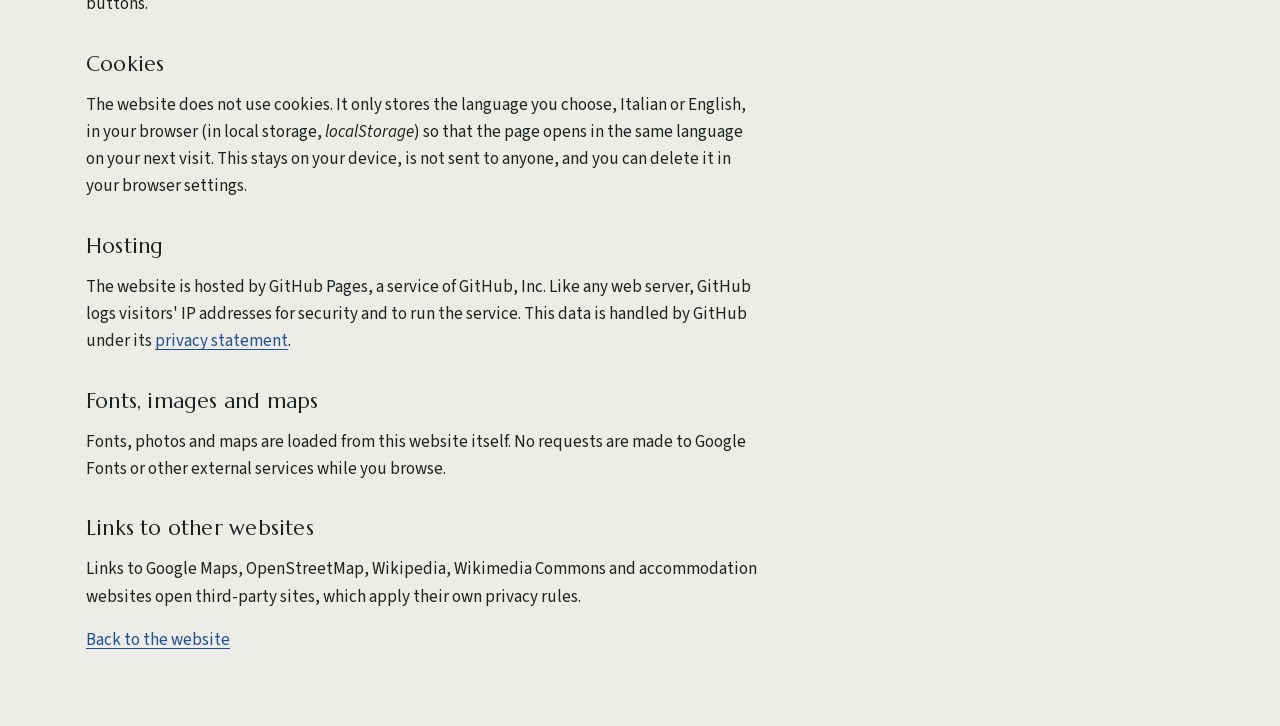
<file: privacy.html>
<!DOCTYPE html>
<html lang="it">
<head>
<meta charset="utf-8">
<meta name="viewport" content="width=device-width, initial-scale=1, viewport-fit=cover">
<title>Privacy e cookie · Brandeglio</title>
<meta name="description" content="Informazioni su privacy e cookie del sito informativo non ufficiale su Brandeglio.">
<meta name="robots" content="noindex">
<link rel="stylesheet" href="css/fonts.css">
<link rel="stylesheet" href="css/style.css?v=3">
<link rel="icon" href="img/favicon-48.png" type="image/png" sizes="48x48">
<link rel="icon" href="img/favicon-192.png" type="image/png" sizes="192x192">
<link rel="apple-touch-icon" href="img/favicon-192.png">
<style>
  .legal { padding-block: clamp(32px, 6vw, 72px); }
  .legal .prose { max-width: 42rem; }
  .legal h1 { font-size: var(--step-3); margin-bottom: 8px; }
  .legal h2 { font-size: var(--step-1); margin-top: 18px; }
  .legal .updated { font-family: var(--font-data); font-size: 0.85rem; color: var(--muted); }
  .legal hr { border: 0; border-top: 1px solid var(--line); margin-block: clamp(32px, 5vw, 56px); }
</style>
</head>
<body>

<header class="site-header">
  <div class="wrap">
    <div class="header-row">
      <a class="brand" href="index.html">
        <span class="brand-name">Brandeglio</span>
        <span class="brand-sub">Borgo della Val di Lima</span>
      </a>
      <a href="#en" lang="en">English</a>
    </div>
  </div>
</header>

<main class="legal">
  <div class="wrap">
    <article class="prose" lang="it">
      <h1>Privacy e cookie</h1>
      <p class="updated">Ultimo aggiornamento: novembre 2026</p>

      <h2>Chi gestisce il sito</h2>
      <p>Questo è un sito informativo non ufficiale su Brandeglio, realizzato da un privato senza scopo commerciale. Non è il sito del Comune di Bagni di Lucca né di associazioni o enti del paese.</p>

      <h2>Dati raccolti da questo sito</h2>
      <p>Nessuno. Il sito non ha moduli, registrazioni, statistiche di visita, pubblicità o pulsanti dei social network.</p>

      <h2>Cookie</h2>
      <p>Il sito non usa cookie. Salva soltanto nel tuo browser (nella memoria locale, <em>localStorage</em>) la lingua che scegli, italiano o inglese, per mostrarti la pagina nella stessa lingua alla visita successiva. Questa informazione resta sul tuo dispositivo, non viene inviata a nessuno e puoi cancellarla dalle impostazioni del browser.</p>

      <h2>Hosting</h2>
      <p>Il sito è ospitato da GitHub Pages, un servizio di GitHub, Inc. Come ogni server web, GitHub registra l'indirizzo IP dei visitatori per motivi di sicurezza e di funzionamento del servizio. Questi dati sono trattati da GitHub secondo la sua <a href="https://docs.github.com/it/site-policy/privacy-policies/github-general-privacy-statement" target="_blank" rel="noopener">informativa sulla privacy</a>.</p>

      <h2>Caratteri, immagini e mappe</h2>
      <p>Caratteri tipografici, foto e mappe sono caricati da questo stesso sito. Mentre navighi non vengono fatte richieste a Google Fonts o ad altri servizi esterni.</p>

      <h2>Link ad altri siti</h2>
      <p>I link a Google Maps, OpenStreetMap, Wikipedia, Wikimedia Commons e ai siti delle strutture ricettive aprono siti di terzi, che applicano le proprie regole sulla privacy.</p>

      <p><a href="index.html">Torna al sito</a></p>
    </article>

    <hr>

    <article class="prose" id="en" lang="en">
      <h1>Privacy and cookies</h1>
      <p class="updated">Last updated: November 2026</p>

      <h2>Who runs this website</h2>
      <p>This is an unofficial information website about Brandeglio, made by a private individual with no commercial purpose. It is not the website of the Municipality of Bagni di Lucca or of any association or body in the village.</p>

      <h2>Data collected by this website</h2>
      <p>None. The website has no forms, sign-ups, visitor statistics, advertising or social media buttons.</p>

      <h2>Cookies</h2>
      <p>The website does not use cookies. It only stores the language you choose, Italian or English, in your browser (in local storage, <em>localStorage</em>) so that the page opens in the same language on your next visit. This stays on your device, is not sent to anyone, and you can delete it in your browser settings.</p>

      <h2>Hosting</h2>
      <p>The website is hosted by GitHub Pages, a service of GitHub, Inc. Like any web server, GitHub logs visitors' IP addresses for security and to run the service. This data is handled by GitHub under its <a href="https://docs.github.com/en/site-policy/privacy-policies/github-general-privacy-statement" target="_blank" rel="noopener">privacy statement</a>.</p>

      <h2>Fonts, images and maps</h2>
      <p>Fonts, photos and maps are loaded from this website itself. No requests are made to Google Fonts or other external services while you browse.</p>

      <h2>Links to other websites</h2>
      <p>Links to Google Maps, OpenStreetMap, Wikipedia, Wikimedia Commons and accommodation websites open third-party sites, which apply their own privacy rules.</p>

      <p><a href="index.html">Back to the website</a></p>
    </article>
  </div>
</main>

</body>
</html>
</file>
<file: css/fonts.css>
/* Caratteri ospitati sul sito (nessuna richiesta ai server di Google).
   Marcellus, Source Sans 3, IBM Plex Mono: SIL Open Font License 1.1 (testi in fonts/OFL-*.txt). */
/* IBM Plex Mono 400 normal — latin-ext */
@font-face {
  font-family: 'IBM Plex Mono';
  font-style: normal;
  font-weight: 400;
  font-display: swap;
  src: url(../fonts/ibm-plex-mono-normal-latin-ext-9994c1.woff2) format('woff2');
  unicode-range: U+0100-02BA, U+02BD-02C5, U+02C7-02CC, U+02CE-02D7, U+02DD-02FF, U+0304, U+0308, U+0329, U+1D00-1DBF, U+1E00-1E9F, U+1EF2-1EFF, U+2020, U+20A0-20AB, U+20AD-20C4, U+2113, U+2C60-2C7F, U+A720-A7FF;
}
/* IBM Plex Mono 400 normal — latin */
@font-face {
  font-family: 'IBM Plex Mono';
  font-style: normal;
  font-weight: 400;
  font-display: swap;
  src: url(../fonts/ibm-plex-mono-normal-latin-d77319.woff2) format('woff2');
  unicode-range: U+0000-00FF, U+0131, U+0152-0153, U+02BB-02BC, U+02C6, U+02DA, U+02DC, U+0304, U+0308, U+0329, U+2000-206F, U+20AC, U+2122, U+2191, U+2193, U+2212, U+2215, U+FEFF, U+FFFD;
}
/* IBM Plex Mono 500 normal — latin-ext */
@font-face {
  font-family: 'IBM Plex Mono';
  font-style: normal;
  font-weight: 500;
  font-display: swap;
  src: url(../fonts/ibm-plex-mono-normal-latin-ext-60d1ee.woff2) format('woff2');
  unicode-range: U+0100-02BA, U+02BD-02C5, U+02C7-02CC, U+02CE-02D7, U+02DD-02FF, U+0304, U+0308, U+0329, U+1D00-1DBF, U+1E00-1E9F, U+1EF2-1EFF, U+2020, U+20A0-20AB, U+20AD-20C4, U+2113, U+2C60-2C7F, U+A720-A7FF;
}
/* IBM Plex Mono 500 normal — latin */
@font-face {
  font-family: 'IBM Plex Mono';
  font-style: normal;
  font-weight: 500;
  font-display: swap;
  src: url(../fonts/ibm-plex-mono-normal-latin-8d0aea.woff2) format('woff2');
  unicode-range: U+0000-00FF, U+0131, U+0152-0153, U+02BB-02BC, U+02C6, U+02DA, U+02DC, U+0304, U+0308, U+0329, U+2000-206F, U+20AC, U+2122, U+2191, U+2193, U+2212, U+2215, U+FEFF, U+FFFD;
}
/* Marcellus 400 normal — latin-ext */
@font-face {
  font-family: 'Marcellus';
  font-style: normal;
  font-weight: 400;
  font-display: swap;
  src: url(../fonts/marcellus-normal-latin-ext-4d3eca.woff2) format('woff2');
  unicode-range: U+0100-02BA, U+02BD-02C5, U+02C7-02CC, U+02CE-02D7, U+02DD-02FF, U+0304, U+0308, U+0329, U+1D00-1DBF, U+1E00-1E9F, U+1EF2-1EFF, U+2020, U+20A0-20AB, U+20AD-20C4, U+2113, U+2C60-2C7F, U+A720-A7FF;
}
/* Marcellus 400 normal — latin */
@font-face {
  font-family: 'Marcellus';
  font-style: normal;
  font-weight: 400;
  font-display: swap;
  src: url(../fonts/marcellus-normal-latin-07e026.woff2) format('woff2');
  unicode-range: U+0000-00FF, U+0131, U+0152-0153, U+02BB-02BC, U+02C6, U+02DA, U+02DC, U+0304, U+0308, U+0329, U+2000-206F, U+20AC, U+2122, U+2191, U+2193, U+2212, U+2215, U+FEFF, U+FFFD;
}
/* Source Sans 3 400 italic — latin-ext */
@font-face {
  font-family: 'Source Sans 3';
  font-style: italic;
  font-weight: 400;
  font-display: swap;
  src: url(../fonts/source-sans-3-italic-latin-ext-07aca4.woff2) format('woff2');
  unicode-range: U+0100-02BA, U+02BD-02C5, U+02C7-02CC, U+02CE-02D7, U+02DD-02FF, U+0304, U+0308, U+0329, U+1D00-1DBF, U+1E00-1E9F, U+1EF2-1EFF, U+2020, U+20A0-20AB, U+20AD-20C4, U+2113, U+2C60-2C7F, U+A720-A7FF;
}
/* Source Sans 3 400 italic — latin */
@font-face {
  font-family: 'Source Sans 3';
  font-style: italic;
  font-weight: 400;
  font-display: swap;
  src: url(../fonts/source-sans-3-italic-latin-b3bf42.woff2) format('woff2');
  unicode-range: U+0000-00FF, U+0131, U+0152-0153, U+02BB-02BC, U+02C6, U+02DA, U+02DC, U+0304, U+0308, U+0329, U+2000-206F, U+20AC, U+2122, U+2191, U+2193, U+2212, U+2215, U+FEFF, U+FFFD;
}
/* Source Sans 3 400 normal — latin-ext */
@font-face {
  font-family: 'Source Sans 3';
  font-style: normal;
  font-weight: 400;
  font-display: swap;
  src: url(../fonts/source-sans-3-normal-latin-ext-81d71e.woff2) format('woff2');
  unicode-range: U+0100-02BA, U+02BD-02C5, U+02C7-02CC, U+02CE-02D7, U+02DD-02FF, U+0304, U+0308, U+0329, U+1D00-1DBF, U+1E00-1E9F, U+1EF2-1EFF, U+2020, U+20A0-20AB, U+20AD-20C4, U+2113, U+2C60-2C7F, U+A720-A7FF;
}
/* Source Sans 3 400 normal — latin */
@font-face {
  font-family: 'Source Sans 3';
  font-style: normal;
  font-weight: 400;
  font-display: swap;
  src: url(../fonts/source-sans-3-normal-latin-cb23fd.woff2) format('woff2');
  unicode-range: U+0000-00FF, U+0131, U+0152-0153, U+02BB-02BC, U+02C6, U+02DA, U+02DC, U+0304, U+0308, U+0329, U+2000-206F, U+20AC, U+2122, U+2191, U+2193, U+2212, U+2215, U+FEFF, U+FFFD;
}
/* Source Sans 3 600 normal — latin-ext */
@font-face {
  font-family: 'Source Sans 3';
  font-style: normal;
  font-weight: 600;
  font-display: swap;
  src: url(../fonts/source-sans-3-normal-latin-ext-81d71e.woff2) format('woff2');
  unicode-range: U+0100-02BA, U+02BD-02C5, U+02C7-02CC, U+02CE-02D7, U+02DD-02FF, U+0304, U+0308, U+0329, U+1D00-1DBF, U+1E00-1E9F, U+1EF2-1EFF, U+2020, U+20A0-20AB, U+20AD-20C4, U+2113, U+2C60-2C7F, U+A720-A7FF;
}
/* Source Sans 3 600 normal — latin */
@font-face {
  font-family: 'Source Sans 3';
  font-style: normal;
  font-weight: 600;
  font-display: swap;
  src: url(../fonts/source-sans-3-normal-latin-cb23fd.woff2) format('woff2');
  unicode-range: U+0000-00FF, U+0131, U+0152-0153, U+02BB-02BC, U+02C6, U+02DA, U+02DC, U+0304, U+0308, U+0329, U+2000-206F, U+20AC, U+2122, U+2191, U+2193, U+2212, U+2215, U+FEFF, U+FFFD;
}
</file>
<file: css/style.css>
/* Layout: borgo di pietra — colonna editoriale, hero diviso testo/torre, una sola fascia forte (la Festa, azzurro Assunta). */
:root {
  /* Colore: pietra arenaria, inchiostro di castagno, azzurro mariano */
  --bg: #ecede8;
  --surface: #f6f6f2;
  --ink: #1d2320;
  --muted: #59615b;
  --line: #c9cdc5;
  --accent: #23508e;
  --accent-ink: #ffffff;
  --accent-soft: #dbe4f1;
  --forest: #2f4b3c;
  --band: #1c3d6e;
  --band-ink: #f1f4fa;
  --band-muted: #b9c8e2;
  --ph: #9a5b14;
  --ph-bg: #f6ead6;

  /* Mappa: terreno, strade, mulattiere, acqua, edifici; i tre sentieri */
  --map-land: #e3e6dc;
  --map-road: #ffffff;
  --map-case: #a9aea1;
  --map-track: #8a744f;
  --map-path: #6e5634;
  --map-water: #4f86b5;
  --map-bld: #b7b2a5;
  --map-label: #26302a;
  --map-halo: #eef0e9;
  --trail-1: #b4472a;
  --trail-2: #0f7a72;
  --trail-3: #7546a6;
  --bat: #26302a; --bat-alpha: 0.4;

  /* Tipografia */
  --font-display: "Marcellus", "Trajan Pro", "Cinzel", Georgia, serif;
  --font-body: "Source Sans 3", "Segoe UI", system-ui, -apple-system, sans-serif;
  --font-data: "IBM Plex Mono", ui-monospace, "SF Mono", Menlo, monospace;

  --step--1: 0.875rem;
  --step-0: 1.0625rem;
  --step-1: 1.3rem;
  --step-2: 1.75rem;
  --step-3: clamp(2rem, 4.2vw, 2.9rem);
  --step-hero: clamp(3.3rem, 10vw, 7.6rem);

  --wrap: 1140px;
  --radius: 4px;
  --header-h: 64px;
}

@media (prefers-color-scheme: dark) {
  :root:not([data-theme="light"]) {
    --bg: #141816;
    --surface: #1b211e;
    --ink: #e6e9e5;
    --muted: #a0a9a2;
    --line: #2e3732;
    --accent: #93b3e9;
    --accent-ink: #0e1a2e;
    --accent-soft: #1f2d45;
    --forest: #9fc4ab;
    --band: #142a4d;
    --band-ink: #eef2f9;
    --band-muted: #a9bbdb;
    --ph: #e8b468;
    --ph-bg: #3a2c17;
    --map-land: #1b221e;
    --map-road: #4a5550;
    --map-case: #0e1210;
    --map-track: #b19d77;
    --map-path: #c9b48c;
    --map-water: #6fa3d1;
    --map-bld: #3f4843;
    --map-label: #dde3dd;
    --map-halo: #141917;
    --trail-1: #f08a63;
    --trail-2: #4cc7b9;
    --trail-3: #bd94ec;
    --bat: #dde3dd; --bat-alpha: 0.3;
    color-scheme: dark;
  }
}
:root[data-theme="dark"] {
  --bg: #141816;
  --surface: #1b211e;
  --ink: #e6e9e5;
  --muted: #a0a9a2;
  --line: #2e3732;
  --accent: #93b3e9;
  --accent-ink: #0e1a2e;
  --accent-soft: #1f2d45;
  --forest: #9fc4ab;
  --band: #142a4d;
  --band-ink: #eef2f9;
  --band-muted: #a9bbdb;
  --ph: #e8b468;
  --ph-bg: #3a2c17;
  --map-land: #1b221e;
  --map-road: #4a5550;
  --map-case: #0e1210;
  --map-track: #b19d77;
  --map-path: #c9b48c;
  --map-water: #6fa3d1;
  --map-bld: #3f4843;
  --map-label: #dde3dd;
  --map-halo: #141917;
  --trail-1: #f08a63;
  --trail-2: #4cc7b9;
  --trail-3: #bd94ec;
  --bat: #dde3dd; --bat-alpha: 0.3;
  color-scheme: dark;
}

*, *::before, *::after { box-sizing: border-box; }

html { scroll-behavior: smooth; scroll-padding-top: calc(var(--header-h) + 52px); }
@media (prefers-reduced-motion: reduce) { html { scroll-behavior: auto; } }

body {
  margin: 0;
  background: var(--bg);
  color: var(--ink);
  font-family: var(--font-body);
  font-size: var(--step-0);
  line-height: 1.6;
  -webkit-font-smoothing: antialiased;
}

body::before {
  content: "";
  position: fixed;
  inset: 0 0 auto;
  height: env(safe-area-inset-top, 0px);
  z-index: 10;
  background: var(--surface);
}

img { max-width: 100%; height: auto; display: block; }

a { color: var(--accent); text-underline-offset: 3px; }
a:hover { text-decoration-thickness: 2px; }

:focus-visible { outline: 2px solid var(--accent); outline-offset: 3px; border-radius: 2px; }

h1, h2, h3 {
  font-family: var(--font-display);
  font-weight: 400;
  line-height: 1.12;
  text-wrap: balance;
  margin: 0;
}
h2 { font-size: var(--step-3); letter-spacing: 0.01em; }
h3 { font-size: var(--step-1); letter-spacing: 0.01em; }
p { margin: 0; }

.wrap {
  max-width: var(--wrap);
  margin-inline: auto;
  padding-left: max(16px, env(safe-area-inset-left, 0px));
  padding-right: max(16px, env(safe-area-inset-right, 0px));
}

.eyebrow {
  font-family: var(--font-data);
  font-size: 0.78rem;
  letter-spacing: 0.12em;
  text-transform: uppercase;
  color: var(--muted);
}

.data { font-family: var(--font-data); font-variant-numeric: tabular-nums; }

/* ---------- Header ---------- */
.site-header {
  position: sticky;
  top: env(safe-area-inset-top, 0px);
  z-index: 20;
  background: var(--surface);
  border-bottom: 1px solid var(--line);
}
.header-row {
  display: flex;
  align-items: center;
  justify-content: space-between;
  gap: 16px;
  min-height: var(--header-h);
}
.brand {
  display: flex;
  flex-direction: column;
  text-decoration: none;
  color: var(--ink);
  min-width: 0;
}
.brand-name { font-family: var(--font-display); font-size: 1.35rem; line-height: 1.1; }
.brand-sub { font-size: 0.78rem; color: var(--muted); line-height: 1.3; }

.main-nav { display: flex; gap: 22px; }
.main-nav a {
  color: var(--ink);
  text-decoration: none;
  font-size: 0.95rem;
  padding-block: 6px;
  border-bottom: 2px solid transparent;
  white-space: nowrap;
}
.main-nav a:hover { border-bottom-color: var(--accent); }
.main-nav a.nav-festa { color: var(--accent); font-weight: 600; }

.lang-switch {
  display: inline-flex;
  border: 1px solid var(--line);
  border-radius: 999px;
  padding: 3px;
  flex-shrink: 0;
}
.lang-switch button {
  font: 600 0.8rem/1 var(--font-data);
  letter-spacing: 0.06em;
  color: var(--muted);
  background: transparent;
  border: 0;
  border-radius: 999px;
  padding: 7px 11px;
  cursor: pointer;
}
.lang-switch button[aria-pressed="true"] { background: var(--accent); color: var(--accent-ink); }

.nav-mobile { display: none; }

@media (max-width: 920px) {
  .header-row .main-nav { display: none; }
  .nav-mobile {
    display: flex;
    gap: 18px;
    overflow-x: auto;
    padding-bottom: 10px;
    scrollbar-width: none;
  }
  .nav-mobile::-webkit-scrollbar { display: none; }
}

/* ---------- Hero ---------- */
.hero { padding-block: clamp(28px, 6vw, 72px) clamp(40px, 7vw, 88px); }
.hero-grid {
  display: grid;
  grid-template-columns: minmax(0, 1.15fr) minmax(0, 0.85fr);
  gap: clamp(28px, 5vw, 64px);
  align-items: center;
}
.hero-text { display: grid; gap: 22px; min-width: 0; }
.hero h1 { font-size: var(--step-hero); letter-spacing: 0.01em; line-height: 0.95; }
.hero-coords {
  display: flex;
  flex-wrap: wrap;
  gap: 6px 18px;
  font-family: var(--font-data);
  font-size: 0.85rem;
  color: var(--forest);
  border-block: 1px solid var(--line);
  padding-block: 10px;
}
.hero-lead { font-size: 1.2rem; max-width: 34em; color: var(--ink); }
.hero-actions { display: flex; flex-wrap: wrap; gap: 12px; }

.hero-figure { margin: 0; position: relative; }
.hero-figure img {
  width: 100%;
  aspect-ratio: 4 / 5;
  object-fit: cover;
  border-radius: var(--radius);
}
.hero-figure figcaption { margin-top: 8px; }

@media (max-width: 760px) {
  .hero-grid { grid-template-columns: 1fr; }
  .hero-figure img { aspect-ratio: 4 / 3; object-position: center 30%; }
}

/* ---------- Buttons ---------- */
.btn {
  display: inline-flex;
  align-items: center;
  gap: 10px;
  font: 600 1rem/1.2 var(--font-body);
  text-decoration: none;
  padding: 13px 20px;
  border-radius: var(--radius);
  border: 1px solid transparent;
  cursor: pointer;
}
.btn-primary { background: var(--accent); color: var(--accent-ink); }
.btn-primary:hover { filter: brightness(1.08); }
.btn-ghost { border-color: var(--line); color: var(--ink); background: transparent; }
.btn-ghost:hover { border-color: var(--ink); }

.caption { font-size: var(--step--1); color: var(--muted); }

/* ---------- Sections ---------- */
.section { padding-block: clamp(56px, 8vw, 104px); border-top: 1px solid var(--line); }
.section-head { display: grid; gap: 12px; margin-bottom: clamp(28px, 4vw, 44px); max-width: 44rem; }
.prose { display: grid; gap: 16px; max-width: 38rem; }
.prose p { color: var(--ink); }

.split {
  display: grid;
  grid-template-columns: minmax(0, 1fr) minmax(0, 1fr);
  gap: clamp(28px, 5vw, 64px);
  align-items: start;
}
.split > * { min-width: 0; }
@media (max-width: 760px) { .split { grid-template-columns: 1fr; } }

.photo { margin: 0; display: grid; gap: 8px; }
.photo img { width: 100%; border-radius: var(--radius); object-fit: cover; }

.facts {
  display: grid;
  grid-template-columns: repeat(3, minmax(0, 1fr));
  gap: 1px;
  background: var(--line);
  border: 1px solid var(--line);
  border-radius: var(--radius);
  overflow: hidden;
  margin-top: 28px;
}
.fact { background: var(--surface); padding: 14px 16px; display: grid; gap: 2px; }
.fact-value { font-family: var(--font-data); font-size: 1.15rem; color: var(--ink); font-variant-numeric: tabular-nums; }
.fact-label { font-size: var(--step--1); color: var(--muted); }

.route { display: grid; gap: 10px; margin-top: 28px; padding: 0; list-style: none; }
.route li { display: grid; grid-template-columns: 7.5rem minmax(0, 1fr); gap: 12px; }
.route .data { color: var(--forest); font-size: 0.85rem; padding-top: 2px; }
@media (max-width: 480px) { .route li { grid-template-columns: 1fr; gap: 0; } }

/* ---------- Timeline ---------- */
.timeline-layout {
  display: grid;
  grid-template-columns: minmax(0, 1.25fr) minmax(0, 0.75fr);
  gap: clamp(28px, 5vw, 64px);
  align-items: start;
}
.timeline-layout > * { min-width: 0; }
@media (max-width: 860px) { .timeline-layout { grid-template-columns: 1fr; } }

.timeline { list-style: none; margin: 0; padding: 0; display: grid; }
.timeline li {
  display: grid;
  grid-template-columns: 8.5rem minmax(0, 1fr);
  gap: 20px;
  padding-block: 18px;
  border-top: 1px solid var(--line);
}
.timeline li:last-child { border-bottom: 1px solid var(--line); }
.timeline .when {
  font-family: var(--font-data);
  font-size: 0.95rem;
  color: var(--accent);
  font-variant-numeric: tabular-nums;
}
.timeline p { color: var(--ink); }
@media (max-width: 520px) {
  .timeline li { grid-template-columns: 1fr; gap: 4px; }
}

.people { margin-top: 32px; display: grid; gap: 10px; }
.people ul { list-style: none; margin: 0; padding: 0; display: grid; gap: 8px; }
.people li span.data { color: var(--muted); font-size: 0.85rem; }

/* ---------- Da vedere ---------- */
.feature {
  display: grid;
  grid-template-columns: minmax(0, 1.4fr) minmax(0, 1fr);
  gap: clamp(24px, 4vw, 48px);
  align-items: center;
}
.feature img { width: 100%; aspect-ratio: 3 / 2; object-fit: cover; border-radius: var(--radius); }
.feature-text { display: grid; gap: 14px; min-width: 0; }
.feature-text h3 { font-size: var(--step-2); }
@media (max-width: 760px) { .feature { grid-template-columns: 1fr; } }

.minor-sights {
  margin-top: clamp(32px, 5vw, 48px);
  display: grid;
  grid-template-columns: repeat(4, minmax(0, 1fr));
  gap: 0 clamp(20px, 3vw, 32px);
}
@media (max-width: 960px) { .minor-sights { grid-template-columns: repeat(2, minmax(0, 1fr)); } }
@media (max-width: 560px) { .minor-sights { grid-template-columns: 1fr; } }
.minor-sights > div { border-top: 1px solid var(--line); padding-block: 16px; display: grid; gap: 6px; }
.minor-sights p { color: var(--muted); }

/* ---------- Festa (la fascia forte) ---------- */
.festa {
  background: var(--band);
  color: var(--band-ink);
  padding-block: clamp(56px, 8vw, 104px);
}
.festa .eyebrow { color: var(--band-muted); }
.festa h2 { font-size: clamp(2.3rem, 6vw, 4.2rem); }
.festa-grid {
  display: grid;
  grid-template-columns: minmax(0, 1.1fr) minmax(0, 0.9fr);
  gap: clamp(28px, 5vw, 64px);
  align-items: start;
}
.festa-grid > * { min-width: 0; }
@media (max-width: 860px) { .festa-grid { grid-template-columns: 1fr; } }
.festa-text { display: grid; gap: 20px; }
.festa-text p { color: var(--band-ink); max-width: 36rem; }
.festa-text ul { margin: 0; padding-left: 1.1em; display: grid; gap: 6px; color: var(--band-ink); }

.days {
  display: grid;
  grid-template-columns: repeat(5, minmax(0, 1fr));
  gap: 8px;
  margin-block: 8px;
}
.day {
  border: 1px solid color-mix(in srgb, var(--band-ink) 30%, transparent);
  border-radius: var(--radius);
  padding: 12px 6px 10px;
  text-align: center;
  display: grid;
  gap: 2px;
}
.day .dow { font-family: var(--font-data); font-size: 0.72rem; letter-spacing: 0.1em; text-transform: uppercase; color: var(--band-muted); }
.day .num { font-family: var(--font-display); font-size: clamp(1.7rem, 4vw, 2.4rem); line-height: 1; }
.day .tag { font-size: 0.7rem; color: var(--band-muted); min-height: 1.2em; line-height: 1.2; }
.day.is-main { background: var(--band-ink); color: var(--band); border-color: var(--band-ink); }
.day.is-main .dow, .day.is-main .tag { color: var(--band); }

.download {
  display: grid;
  gap: 12px;
  padding: 20px;
  border: 1px solid color-mix(in srgb, var(--band-ink) 30%, transparent);
  border-radius: var(--radius);
}
.btn-download {
  justify-content: center;
  background: var(--band-ink);
  color: var(--band);
  font-size: 1.05rem;
  padding: 16px 22px;
}
.btn-download:hover { filter: brightness(0.95); }
.btn-download svg { flex-shrink: 0; }
.download .note { font-size: var(--step--1); color: var(--band-muted); }
.download .note[data-state="pending"] { color: var(--band-ink); }

.festa-where { margin: 0; display: grid; }
.festa-where > div {
  display: grid;
  grid-template-columns: 7rem minmax(0, 1fr);
  gap: 12px;
  padding-block: 14px;
  border-top: 1px solid color-mix(in srgb, var(--band-ink) 25%, transparent);
}
.festa-where dt { font-family: var(--font-data); font-size: 0.78rem; letter-spacing: 0.1em; text-transform: uppercase; color: var(--band-muted); padding-top: 3px; }
.festa-where dd { margin: 0; color: var(--band-ink); }
@media (max-width: 480px) { .festa-where > div { grid-template-columns: 1fr; gap: 2px; } }

/* ---------- Natura ---------- */
.nature-list { list-style: none; margin: 8px 0 0; padding: 0; display: grid; gap: 14px; }
.nature-list li { display: grid; gap: 2px; padding-left: 16px; border-left: 2px solid var(--forest); }
.nature-list strong { font-weight: 600; }

/* ---------- Dove si trova ---------- */
.map-card {
  background: var(--surface);
  border: 1px solid var(--line);
  border-radius: var(--radius);
  padding: 22px;
  display: grid;
  gap: 14px;
}
.map-card .data { font-size: 0.95rem; color: var(--forest); }
.map-links { display: flex; flex-wrap: wrap; gap: 10px; }

/* ---------- Footer ---------- */
.site-footer {
  border-top: 1px solid var(--line);
  background: var(--surface);
  padding-block: 40px;
  font-size: var(--step--1);
  color: var(--muted);
}
.footer-grid {
  display: grid;
  grid-template-columns: minmax(0, 1fr) minmax(0, 1.4fr);
  gap: 32px;
}
.footer-grid > * { min-width: 0; display: grid; gap: 8px; align-content: start; }
@media (max-width: 760px) { .footer-grid { grid-template-columns: 1fr; } }
.footer-name { font-family: var(--font-display); font-size: 1.2rem; color: var(--ink); }
.site-footer a { color: var(--muted); }
.site-footer a:hover { color: var(--ink); }

/* ---------- Testo introduttivo delle sezioni ---------- */
.lead { font-size: 1.12rem; color: var(--muted); max-width: 40rem; }
.btn-sm { padding: 9px 14px; font-size: 0.92rem; }

/* ---------- Mappa interattiva ---------- */
.bmap {
  display: grid;
  grid-template-columns: minmax(0, 1.65fr) minmax(0, 1fr);
  gap: clamp(16px, 2.5vw, 28px);
  align-items: start;
}
@media (max-width: 860px) { .bmap { grid-template-columns: 1fr; } }
.bmap-stage {
  position: relative;
  aspect-ratio: 5 / 4;
  max-width: 100%;
  background: var(--map-land);
  border: 1px solid var(--line);
  border-radius: var(--radius);
  overflow: hidden;
}
@media (max-width: 560px) { .bmap-stage { aspect-ratio: 1 / 1; } }
.bmap-svg { display: block; width: 100%; height: 100%; touch-action: pan-y; cursor: grab; user-select: none; -webkit-user-select: none; }
.bmap-svg.is-dragging { cursor: grabbing; }
.bmap-svg polyline, .bmap-svg polygon { vector-effect: non-scaling-stroke; }

.m-stream { fill: none; stroke: var(--map-water); stroke-width: 1; opacity: 0.75; }
.m-river { fill: none; stroke: var(--map-water); stroke-width: 5; stroke-linecap: round; opacity: 0.85; }
.m-bld { fill: var(--map-bld); }
.m-track { fill: none; stroke: var(--map-track); stroke-width: 1.6; stroke-dasharray: 6 3; }
.m-path { fill: none; stroke: var(--map-path); stroke-width: 1.5; stroke-dasharray: 2 3; }
.m-case, .m-road { fill: none; stroke-linecap: round; stroke-linejoin: round; }
.m-case { stroke: var(--map-case); }
.m-road { stroke: var(--map-road); }
.m-case.m-r1 { stroke-width: 7; } .m-road.m-r1 { stroke-width: 5; }
.m-case.m-r2 { stroke-width: 5.5; } .m-road.m-r2 { stroke-width: 3.8; }
.m-case.m-r3 { stroke-width: 4.5; } .m-road.m-r3 { stroke-width: 3; }
.m-case.m-r4 { stroke-width: 3.2; } .m-road.m-r4 { stroke-width: 2; }

.bmap-svg text {
  font-family: var(--font-body);
  fill: var(--map-label);
  stroke: var(--map-halo);
  paint-order: stroke;
  stroke-linejoin: round;
  pointer-events: none;
}
.m-wlabel { font-style: italic; fill: var(--map-water); }
.m-vlabel { font-weight: 600; }
.m-vlabel.is-main { font-family: var(--font-display); font-weight: 400; }
.m-vdot { fill: var(--map-label); stroke: var(--map-halo); }
.m-vdot.is-main { fill: var(--accent); }

.m-pt { cursor: pointer; }
.m-pt-hit { fill: transparent; }
.m-pt-mark { fill: var(--forest); stroke: var(--map-halo); }
.m-pt.is-church .m-pt-mark { fill: var(--accent); }
.m-pt.is-out .m-pt-mark { fill: var(--map-halo); stroke: var(--forest); }
.m-pt.is-stay .m-pt-mark { fill: var(--trail-1); }
.m-pt.is-sel .m-pt-mark { fill: var(--accent); stroke: var(--map-halo); }
.m-pt.is-sel .m-pt-label { font-weight: 600; }
.m-pt:hover .m-pt-mark { stroke: var(--accent); }

.m-trail { cursor: pointer; }
.m-trail polyline { fill: none; stroke-linecap: round; stroke-linejoin: round; }
.m-trail-case { stroke: var(--map-halo); stroke-width: 8; }
.m-trail-line { stroke-width: 4.5; }
.m-trail-hit { stroke: transparent; stroke-width: 22; }
.m-trail.c1 .m-trail-line, .m-trail.c1 .m-trail-end { stroke: var(--trail-1); }
.m-trail.c2 .m-trail-line, .m-trail.c2 .m-trail-end { stroke: var(--trail-2); }
.m-trail.c3 .m-trail-line, .m-trail.c3 .m-trail-end { stroke: var(--trail-3); }
.m-trail-start { fill: var(--map-halo); stroke: var(--map-label); }
.m-trail-end { fill: var(--map-halo); }
.m-trail.is-dim { opacity: 0.35; }
.m-trail.is-sel .m-trail-line { stroke-width: 6; }

.bmap-tools {
  position: absolute;
  top: 10px; right: 10px;
  display: grid;
  gap: 6px;
}
.bmap-btn {
  width: 38px; height: 38px;
  display: grid; place-items: center;
  font: 600 1.2rem/1 var(--font-body);
  color: var(--ink);
  background: var(--surface);
  border: 1px solid var(--line);
  border-radius: var(--radius);
  cursor: pointer;
}
.bmap-btn:hover { border-color: var(--ink); }
.bmap-hint {
  position: absolute; left: 50%; top: 50%; transform: translate(-50%, -50%);
  max-width: 80%;
  padding: 10px 14px;
  background: var(--ink); color: var(--bg);
  border-radius: var(--radius);
  font-size: 0.9rem; text-align: center;
  pointer-events: none;
}
.bmap-attrib {
  position: absolute; right: 0; bottom: 0;
  padding: 2px 6px;
  font-size: 0.72rem;
  color: var(--muted);
  background: color-mix(in srgb, var(--surface) 85%, transparent);
}
.bmap-attrib a { color: var(--muted); }
.bmap-scale { position: absolute; left: 10px; bottom: 8px; display: flex; align-items: center; gap: 6px; font: 0.72rem/1 var(--font-data); color: var(--map-label); }
.bmap-scale-bar { display: block; height: 6px; border: 2px solid var(--map-label); border-top: 0; }

.bmap-side { display: grid; gap: 20px; min-width: 0; }
.bmap-detail {
  display: grid;
  gap: 12px;
  padding: 18px;
  background: var(--surface);
  border: 1px solid var(--line);
  border-radius: var(--radius);
}
.bmap-detail h3 { font-size: var(--step-2); }
.bmap-intro { color: var(--muted); }
.bmap-note { font-size: var(--step--1); color: var(--muted); }
.bmap-links { display: flex; flex-wrap: wrap; gap: 8px; align-items: center; }
.bmap-meta { margin: 0; padding-left: 1.1em; display: grid; gap: 4px; color: var(--muted); font-size: 0.95rem; }

.bmap-stats {
  margin: 0;
  display: grid;
  grid-template-columns: repeat(3, minmax(0, 1fr));
  gap: 1px;
  background: var(--line);
  border: 1px solid var(--line);
  border-radius: var(--radius);
  overflow: hidden;
}
.bmap-stats > div { background: var(--bg); padding: 8px 10px; display: grid; gap: 2px; }
.bmap-stats dt { font-size: 0.75rem; color: var(--muted); }
.bmap-stats dd { margin: 0; font-family: var(--font-data); font-size: 0.95rem; font-variant-numeric: tabular-nums; }

.bmap-profile-title { font-size: 0.8rem; color: var(--muted); margin-bottom: -6px; }
.bmap-profile { width: 100%; height: auto; display: block; }
.bmap-profile .pf-grid { stroke: var(--line); stroke-width: 1; }
.bmap-profile .pf-text { font: 10px var(--font-data); fill: var(--muted); }
.bmap-profile .pf-line { fill: none; stroke-width: 2; stroke-linejoin: round; }
.bmap-profile .pf-area { opacity: 0.18; }
.bmap-profile.c1 .pf-line, .bmap-profile.c1 .pf-dot { stroke: var(--trail-1); } .bmap-profile.c1 .pf-area, .bmap-profile.c1 .pf-dot { fill: var(--trail-1); }
.bmap-profile.c2 .pf-line, .bmap-profile.c2 .pf-dot { stroke: var(--trail-2); } .bmap-profile.c2 .pf-area, .bmap-profile.c2 .pf-dot { fill: var(--trail-2); }
.bmap-profile.c3 .pf-line, .bmap-profile.c3 .pf-dot { stroke: var(--trail-3); } .bmap-profile.c3 .pf-area, .bmap-profile.c3 .pf-dot { fill: var(--trail-3); }

.bmap-list { display: grid; gap: 8px; }
.bmap-list-title { font-family: var(--font-data); font-size: 0.75rem; letter-spacing: 0.1em; text-transform: uppercase; color: var(--muted); }
.bmap-list ul { list-style: none; margin: 0 0 6px; padding: 0; display: flex; flex-wrap: wrap; gap: 6px; }
.bmap-chip {
  display: inline-flex; align-items: center; gap: 7px;
  font: 0.92rem/1.2 var(--font-body);
  color: var(--ink);
  background: transparent;
  border: 1px solid var(--line);
  border-radius: 999px;
  padding: 6px 12px 6px 10px;
  cursor: pointer;
}
.bmap-chip:hover { border-color: var(--ink); }
.bmap-chip.is-sel { background: var(--accent); border-color: var(--accent); color: var(--accent-ink); }
.bmap-chip-dot { width: 9px; height: 9px; border-radius: 50%; background: var(--forest); flex-shrink: 0; }
.bmap-chip.is-stay .bmap-chip-dot { border-radius: 2px; background: var(--trail-1); }
.bmap-chip.c1 .bmap-chip-dot { background: var(--trail-1); width: 16px; height: 4px; border-radius: 2px; }
.bmap-chip.c2 .bmap-chip-dot { background: var(--trail-2); width: 16px; height: 4px; border-radius: 2px; }
.bmap-chip.c3 .bmap-chip-dot { background: var(--trail-3); width: 16px; height: 4px; border-radius: 2px; }
.bmap-chip.is-sel .bmap-chip-dot { background: var(--accent-ink); }

/* ---------- Sentieri ---------- */
.trail-cards {
  display: grid;
  grid-template-columns: repeat(3, minmax(0, 1fr));
  gap: clamp(16px, 2.5vw, 28px);
  margin-bottom: clamp(28px, 4vw, 44px);
}
@media (max-width: 900px) { .trail-cards { grid-template-columns: 1fr; } }
.trail-card {
  display: grid;
  gap: 10px;
  align-content: start;
  padding-top: 14px;
  border-top: 4px solid var(--trail-1);
}
.trail-card.c2 { border-top-color: var(--trail-2); }
.trail-card.c3 { border-top-color: var(--trail-3); }
.trail-card > p:not(.trail-from) { color: var(--muted); }
.trail-card .btn { justify-self: start; }
.trail-from { font-family: var(--font-data); font-size: 0.78rem; letter-spacing: 0.08em; text-transform: uppercase; color: var(--muted); }
.trail-facts { margin: 4px 0; display: grid; grid-template-columns: repeat(3, auto); justify-content: start; gap: 4px 22px; }
.trail-facts > div { display: grid; gap: 1px; }
.trail-facts dt { font-size: 0.75rem; color: var(--muted); }
.trail-facts dd { margin: 0; font-family: var(--font-data); font-size: 0.92rem; font-variant-numeric: tabular-nums; }
@media (max-width: 380px) { .trail-facts { grid-template-columns: repeat(2, auto); } }
.more-nature { margin-top: clamp(40px, 6vw, 64px); align-items: center; }
.more-nature h3 { margin-bottom: 8px; }

/* ---------- Dove dormire ---------- */
.stays {
  display: grid;
  grid-template-columns: minmax(0, 1.3fr) minmax(0, 1fr);
  gap: clamp(16px, 2.5vw, 28px);
  align-items: start;
}
@media (max-width: 860px) { .stays { grid-template-columns: 1fr; } }
.stay { display: grid; gap: 12px; align-content: start; padding: 20px; border: 1px solid var(--line); border-radius: var(--radius); }
.stay-featured { grid-row: span 2; background: var(--surface); border-color: var(--accent); }
.stay-featured h3 { font-size: var(--step-2); }
.stay-badge {
  justify-self: start;
  font-family: var(--font-data); font-size: 0.75rem; letter-spacing: 0.08em; text-transform: uppercase;
  color: var(--accent-ink); background: var(--accent);
  padding: 4px 10px; border-radius: 999px;
}
.stay > p:not(.stay-badge) { color: var(--muted); }
.stay-facts { margin: 0; padding: 0; list-style: none; display: grid; gap: 6px; }
.stay-facts li { padding-left: 16px; position: relative; }
.stay-facts li::before { content: ""; position: absolute; left: 0; top: 0.65em; width: 7px; height: 7px; border-radius: 1px; background: var(--trail-1); }
.stay-actions { display: flex; flex-wrap: wrap; gap: 8px; margin-top: 4px; }
.near-list { margin: 0; padding: 0; list-style: none; display: grid; gap: 12px; }
.near-list li { display: grid; gap: 2px; }
.near-list span { color: var(--muted); font-size: 0.95rem; }

/* ---------- Stemma ---------- */
.stemma { margin-top: 32px; display: grid; grid-template-columns: 104px minmax(0, 1fr); gap: 20px; align-items: start; padding-top: 24px; border-top: 1px solid var(--line); }
.stemma img { width: 104px; height: auto; display: block; }
.stemma-text { display: grid; gap: 8px; min-width: 0; }
.stemma .blazon { font-style: italic; }
@media (max-width: 420px) { .stemma { grid-template-columns: 1fr; } }

/* ---------- Pipistrelli decorativi ---------- */
.hero, .festa { position: relative; isolation: isolate; overflow: hidden; }
.hero > .wrap, .festa > .wrap { position: relative; z-index: 1; }
.bats { position: absolute; inset: 0; z-index: 0; pointer-events: none; }
.bat {
  position: absolute; left: var(--x); top: var(--y); width: var(--w, 40px); aspect-ratio: 2 / 1;
  background: var(--bat); opacity: var(--bat-alpha, 0.4);
  -webkit-mask: url(../img/pipistrello.svg) center / contain no-repeat; mask: url(../img/pipistrello.svg) center / contain no-repeat;
  transform: rotate(var(--r, 0deg));
  animation: bat-drift 11s ease-in-out var(--d, 0s) infinite alternate;
}
.festa .bat { background: var(--band-ink); opacity: 0.34; }
@keyframes bat-drift {
  from { transform: translate(0, 0) rotate(var(--r, 0deg)); }
  to { transform: translate(14px, -8px) rotate(calc(var(--r, 0deg) * -1)); }
}
/* Volo d'ingresso: i pipistrelli arrivano dal lato del campanile sbattendo le ali, poi ondeggiano.
   js/pipistrelli.js aggiunge .bats-js all'html e .is-in a ogni gruppo quando entra nello schermo. */
.bats-js .bats .bat { opacity: 0; }
.bats-js .bats.is-in .bat {
  opacity: var(--bat-alpha, 0.4);
  animation:
    bat-in 1.9s cubic-bezier(0.2, 0.7, 0.25, 1) var(--in, 0s) backwards,
    bat-flap 0.16s ease-in-out var(--in, 0s) 12 alternate,
    bat-drift 11s ease-in-out var(--d, 0s) infinite alternate;
}
.bats-js .festa .bats.is-in .bat { opacity: 0.34; }
.bats .bat:nth-child(1) { --in: 0s; }
.bats .bat:nth-child(2) { --in: 0.25s; }
.bats .bat:nth-child(3) { --in: 0.5s; }
@keyframes bat-in {
  from { translate: var(--fx, 320px) var(--fy, 160px); opacity: 0; }
  20% { opacity: var(--bat-alpha, 0.4); }
}
@keyframes bat-flap { to { scale: 1 0.45; } }
@media (prefers-reduced-motion: reduce) {
  .bat, .bats-js .bats.is-in .bat { animation: none; }
}
@media (max-width: 760px) {
  /* su telefono il testo occupa tutta la larghezza: i pipistrelli vanno in alto a destra, sopra e accanto al titolo */
  .hero .bat:nth-child(1) { left: auto; right: 8%; top: 64px; width: 52px; }
  .hero .bat:nth-child(2) { left: auto; right: 4%; top: 122px; width: 30px; }
  .hero .bat:nth-child(3) { left: auto; right: 3%; top: 14px; width: 36px; }
  .festa .bat:nth-child(1) { left: auto; right: 8%; top: 22px; width: 50px; }
  .festa .bat:nth-child(2) { left: auto; right: 34%; top: 24px; width: 30px; }
  .festa .bat:nth-child(3) { display: none; }
}
</file>
